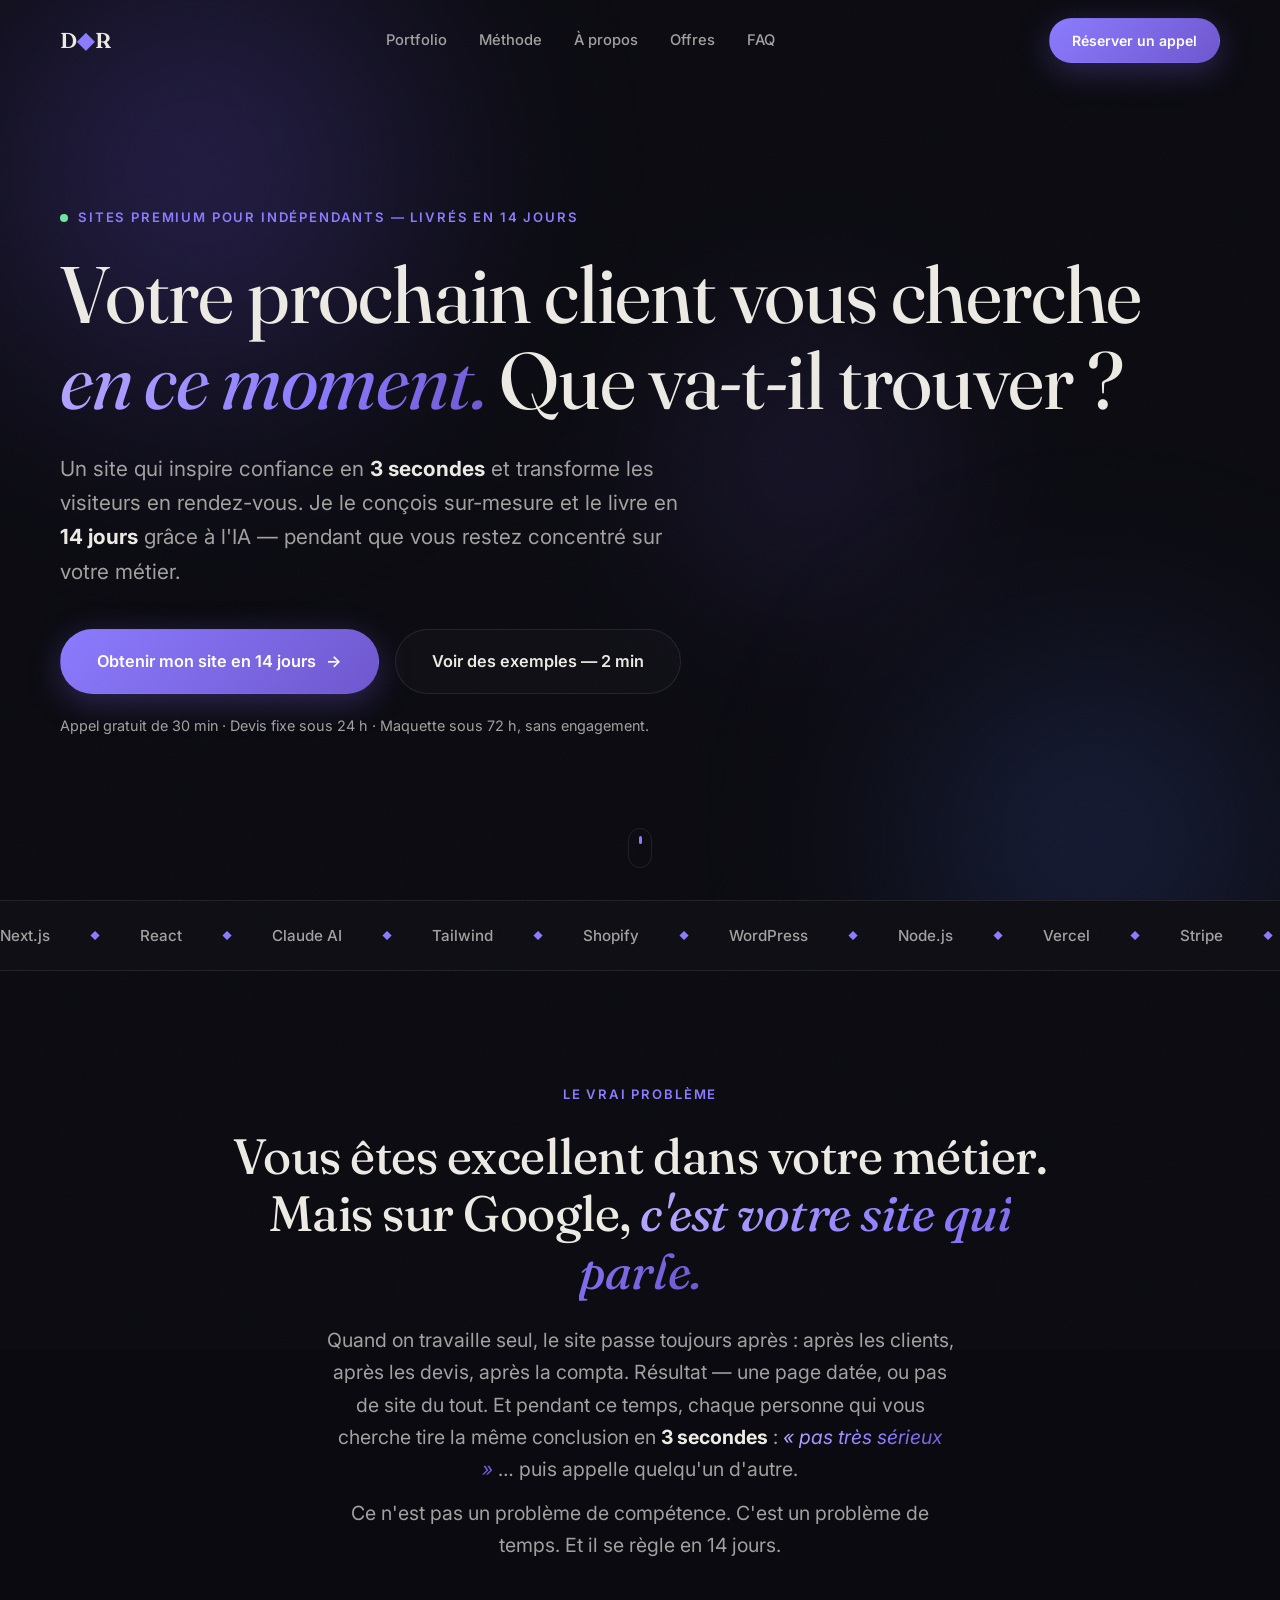
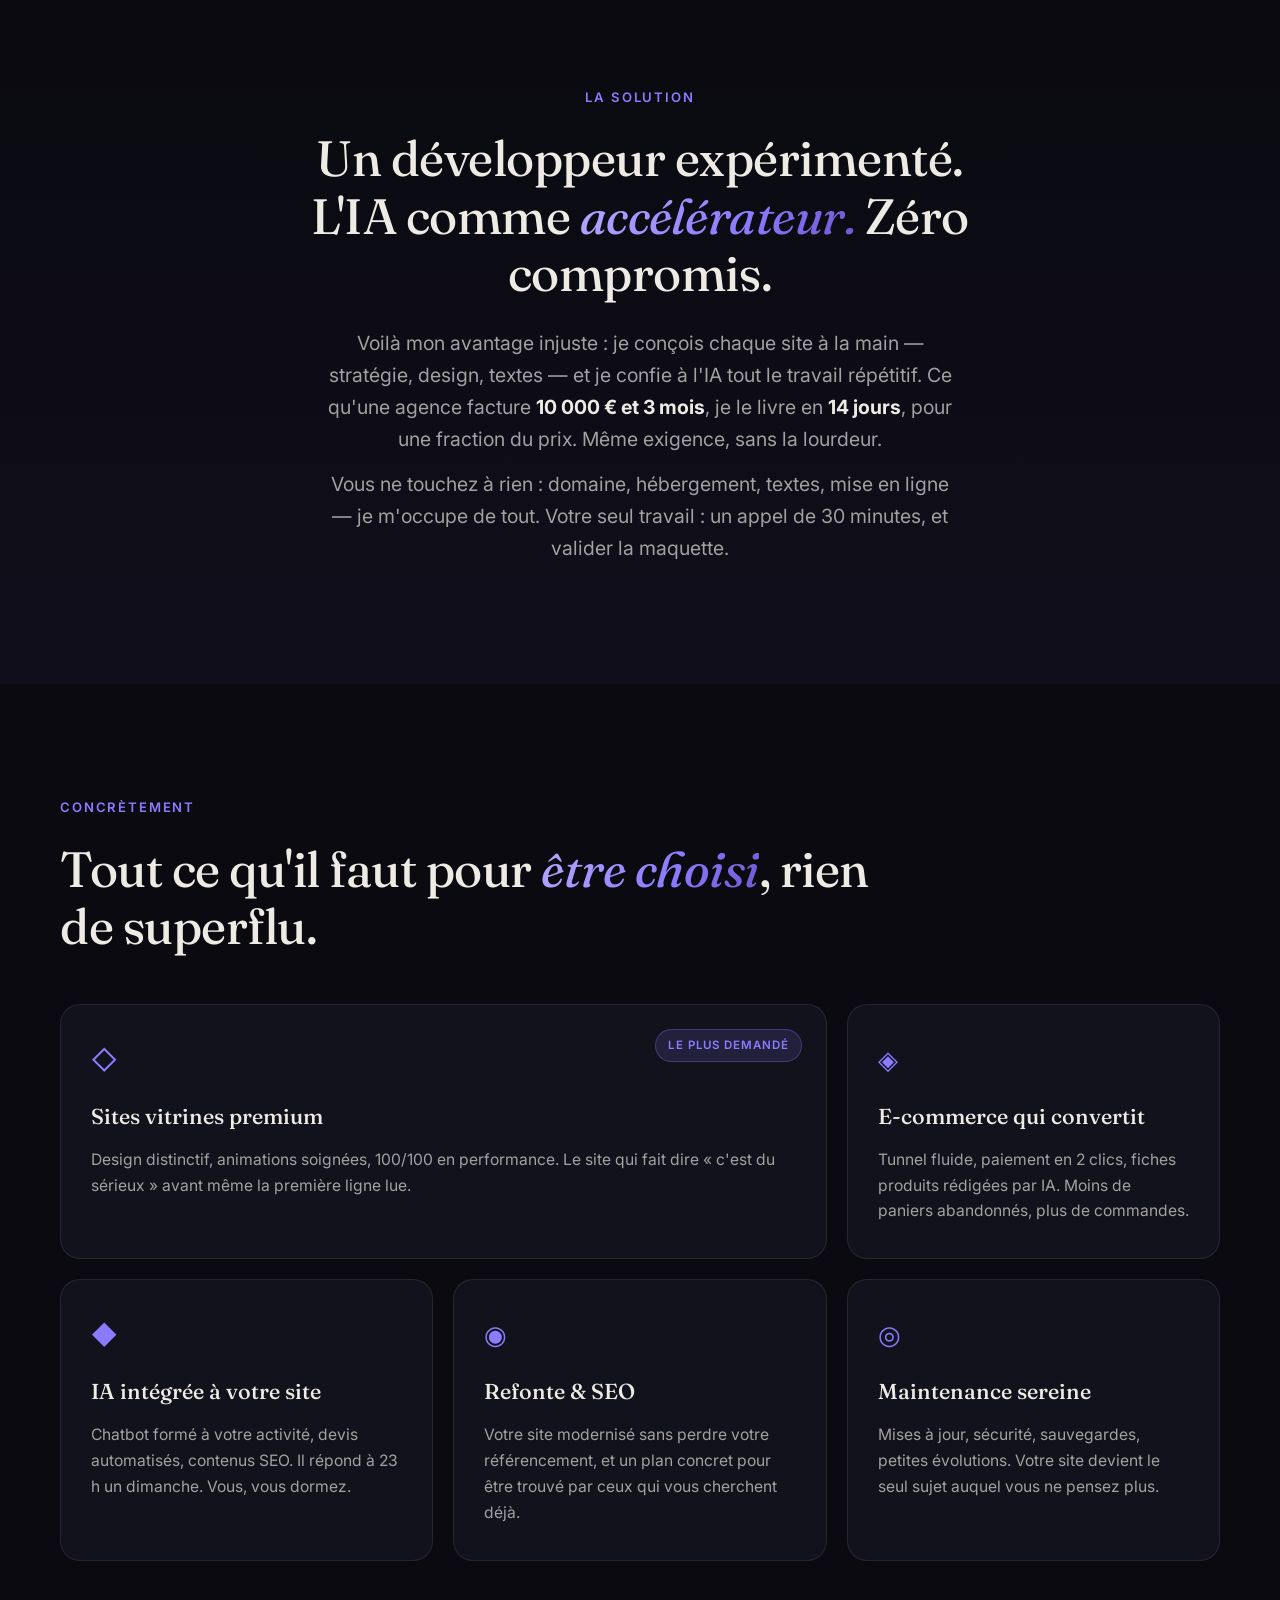
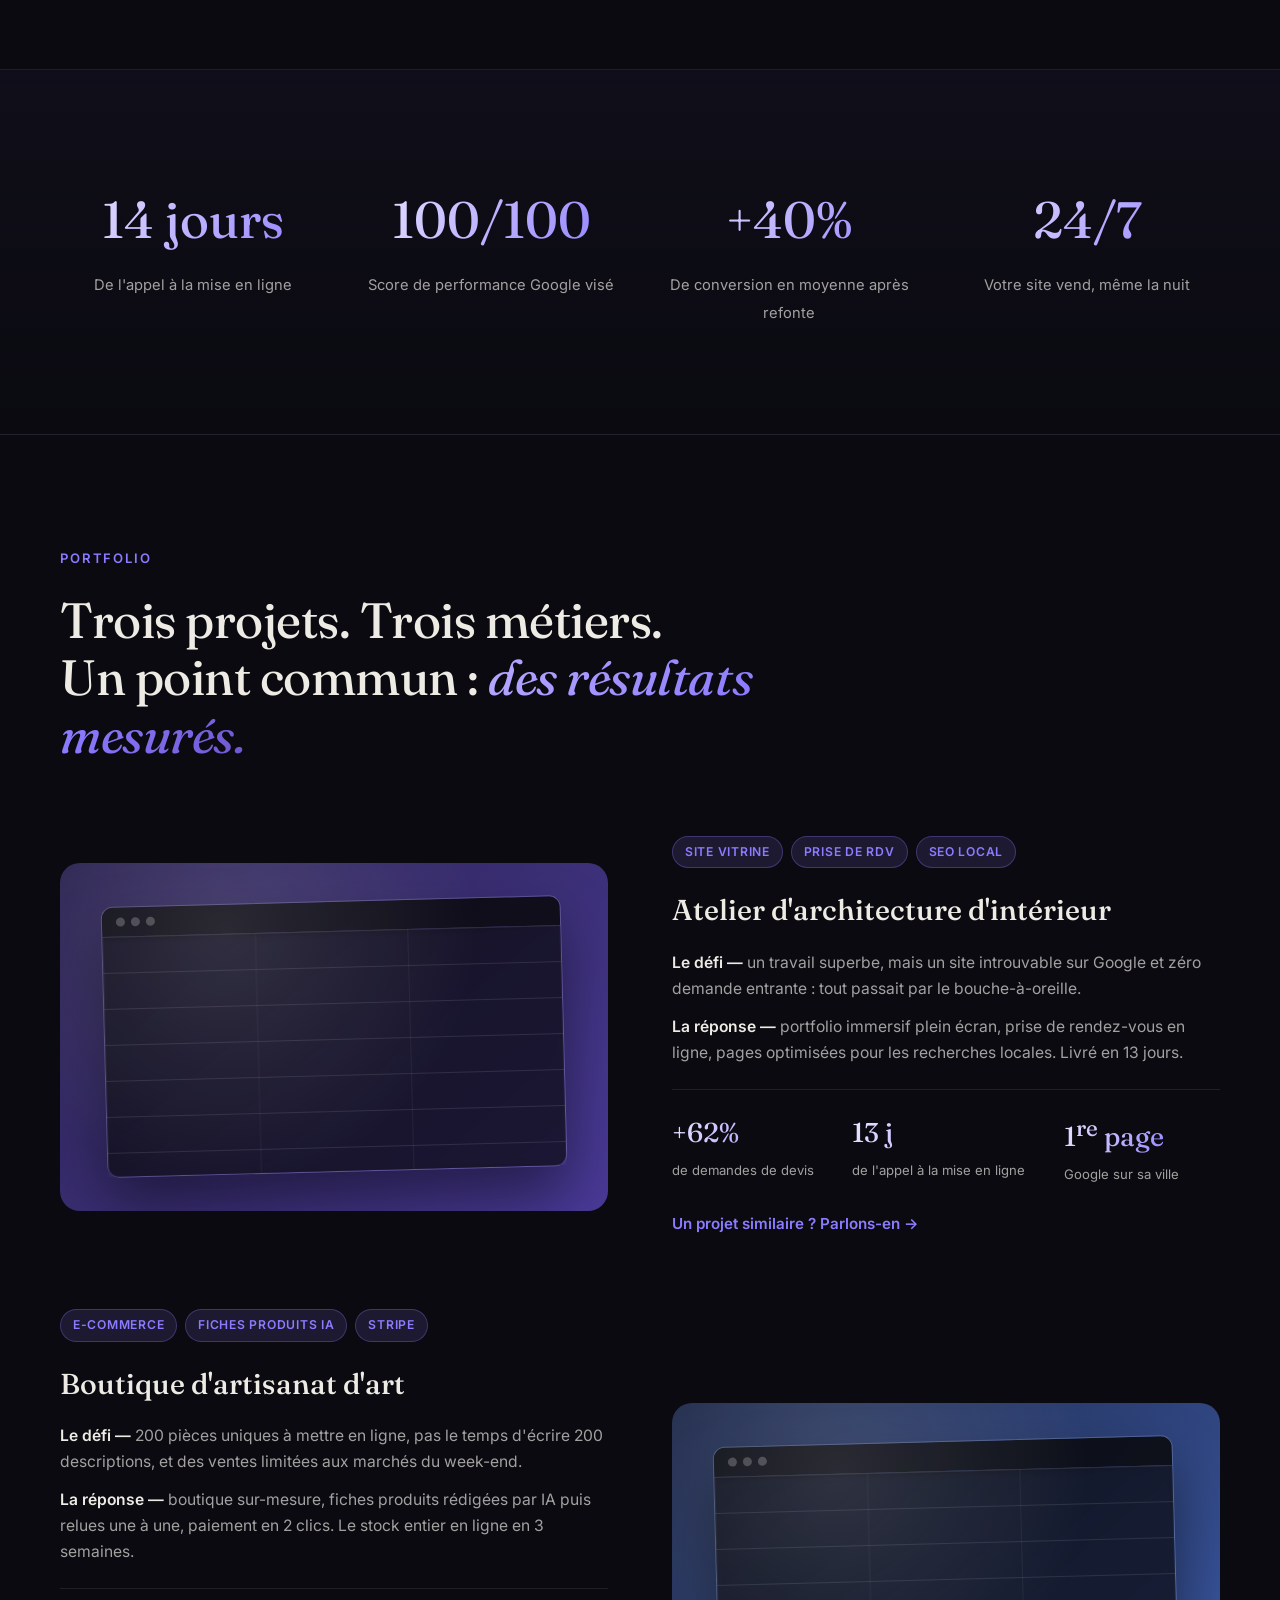
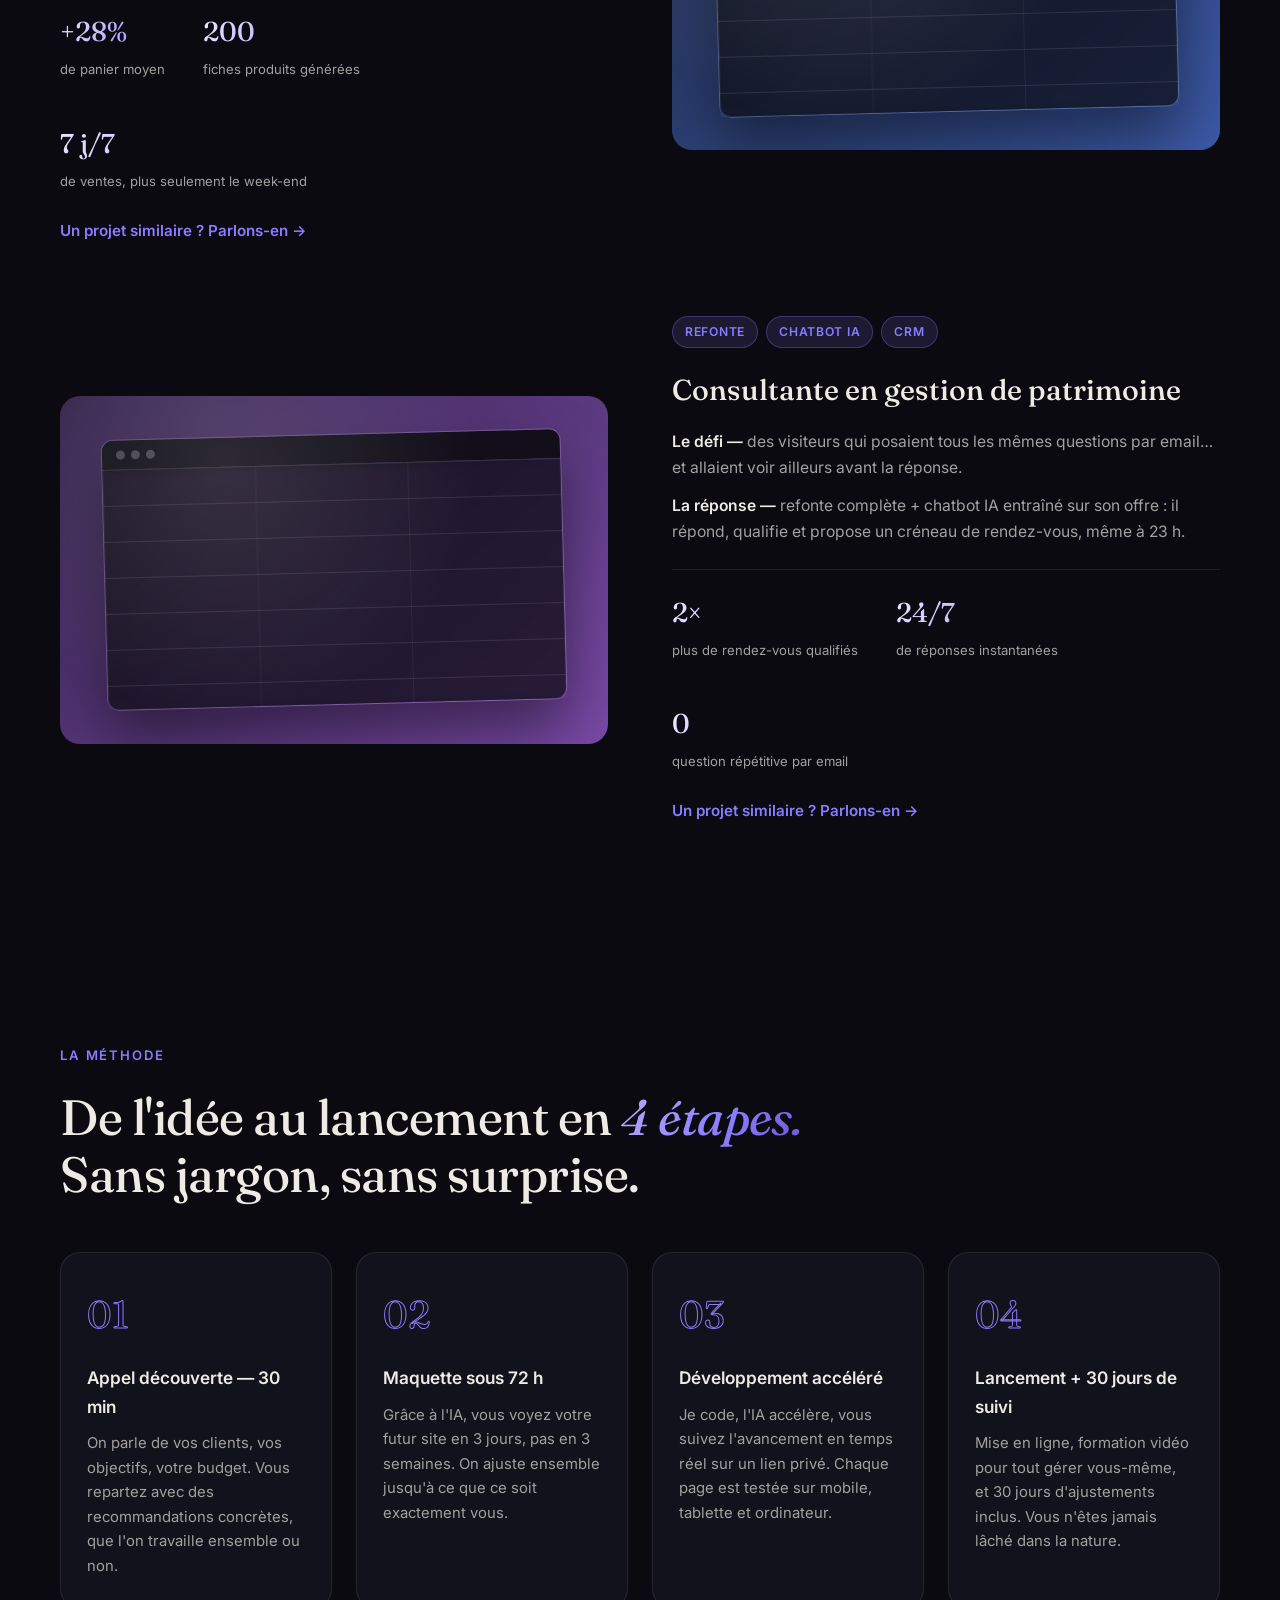
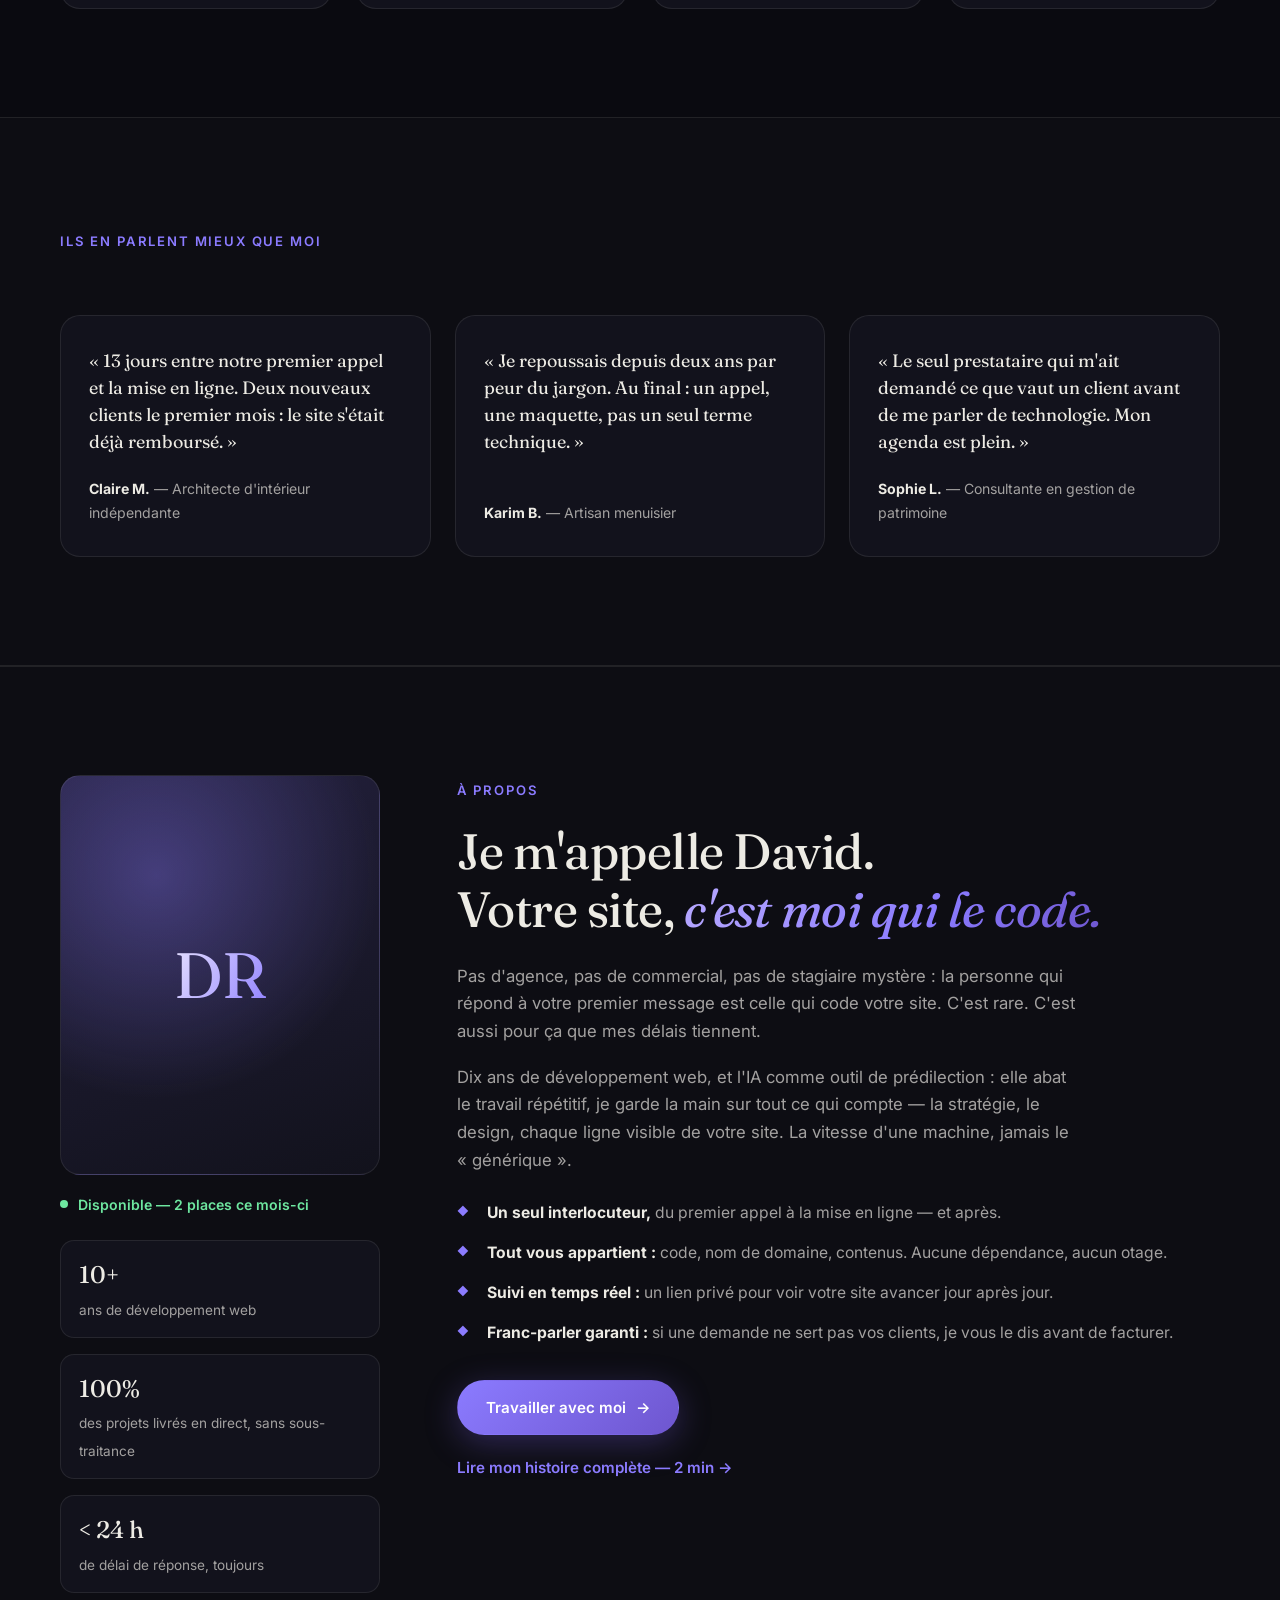
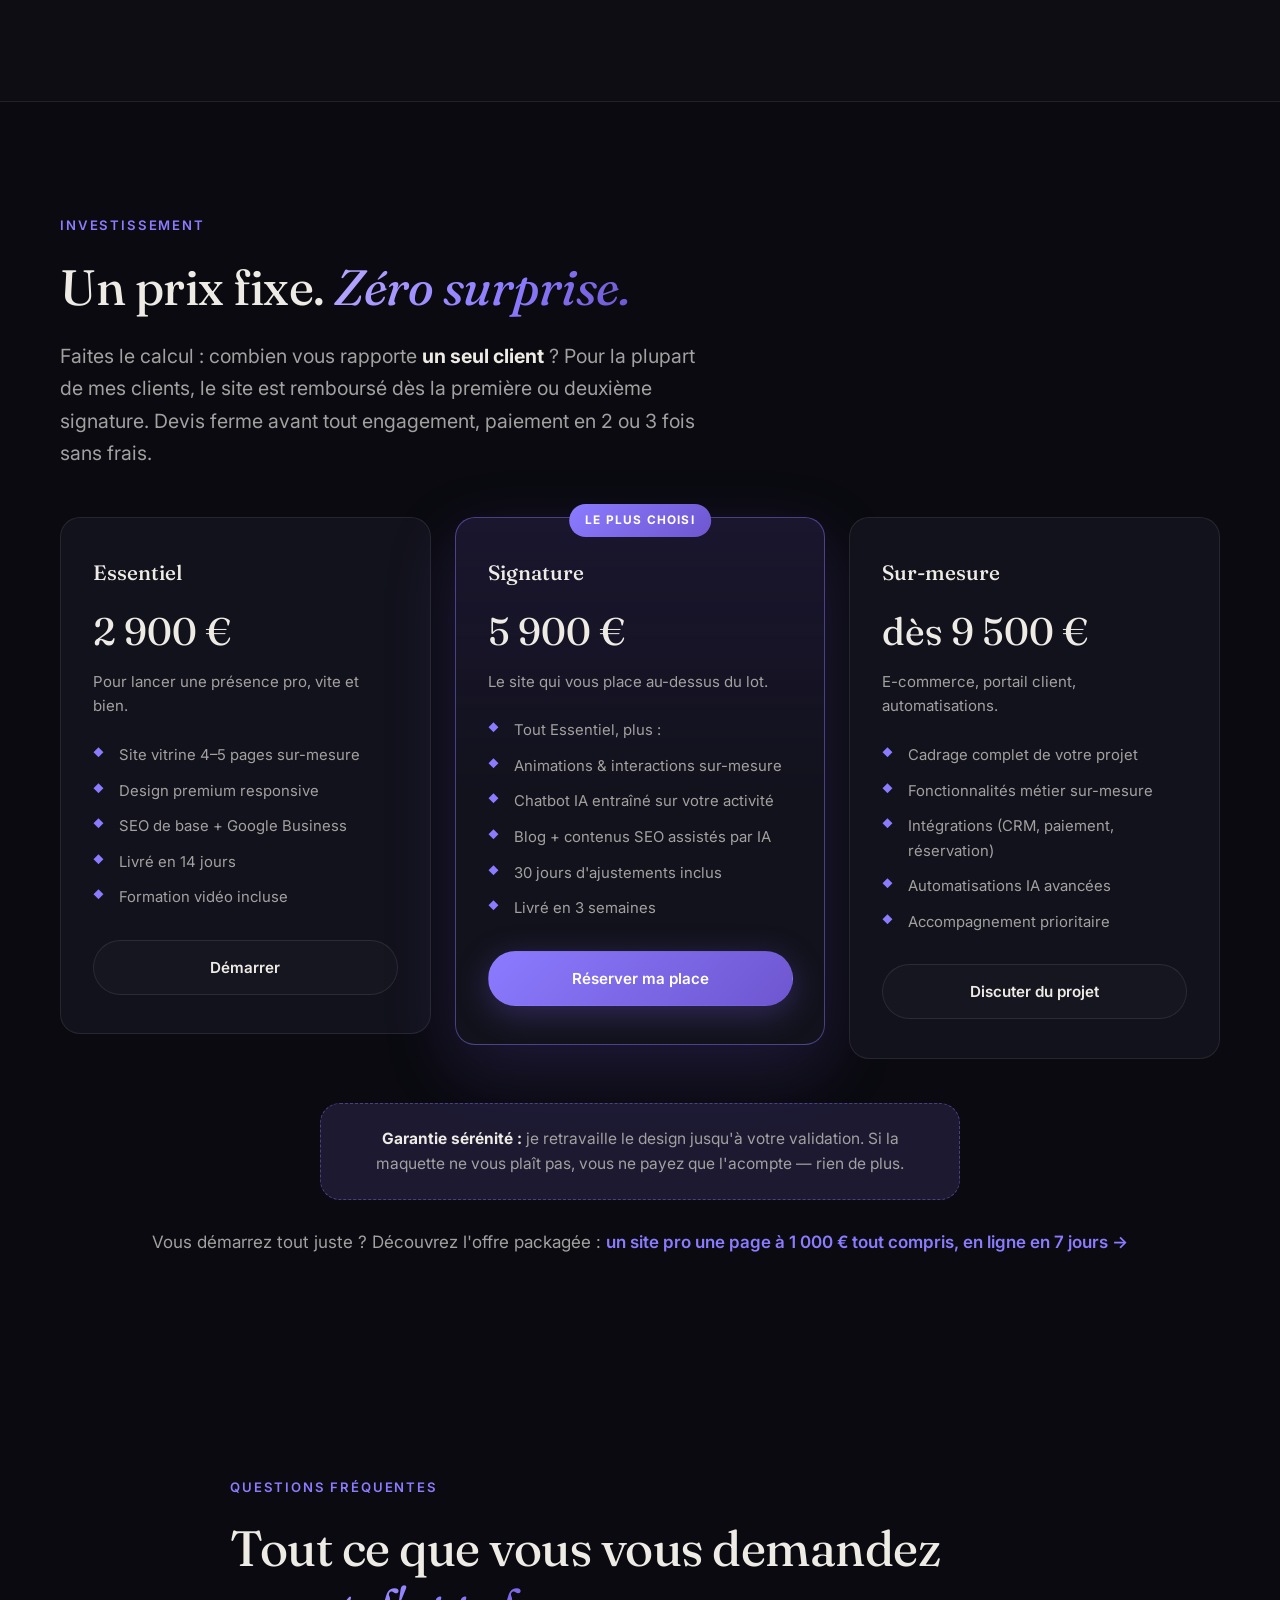
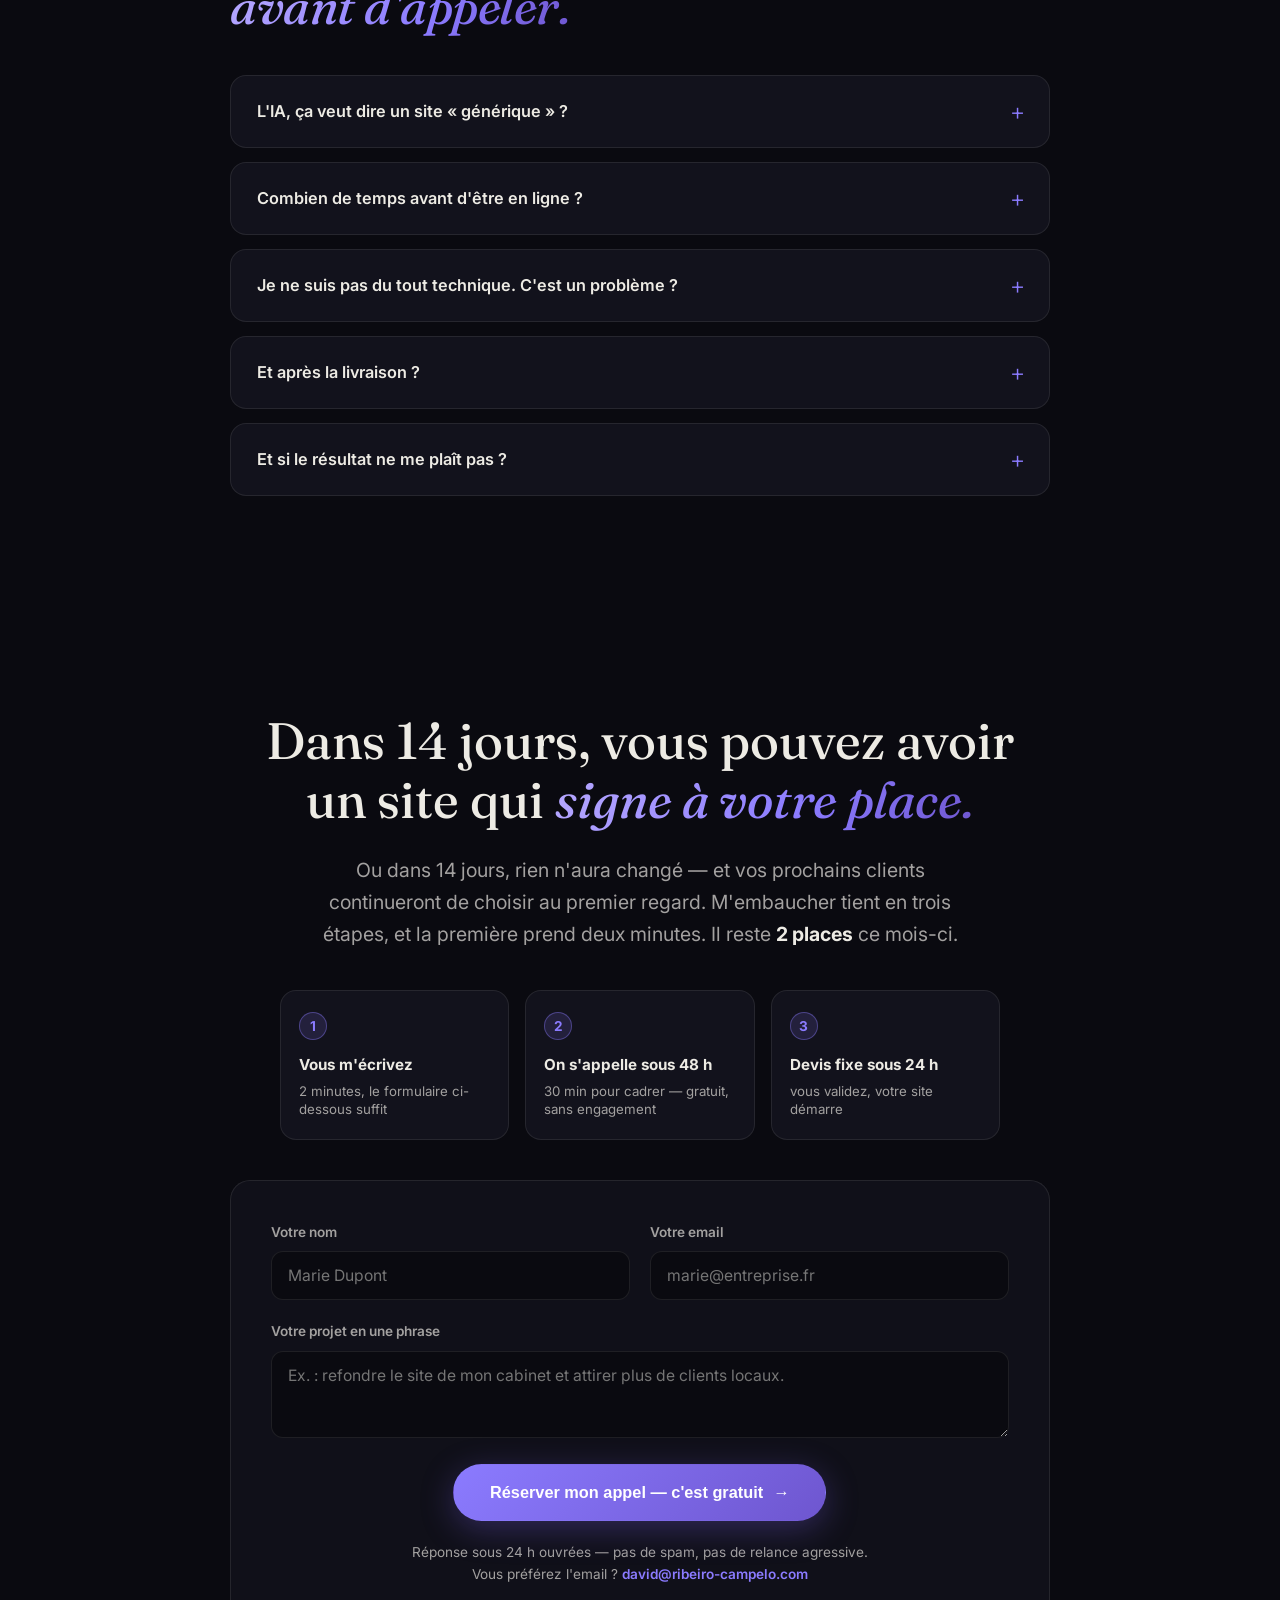
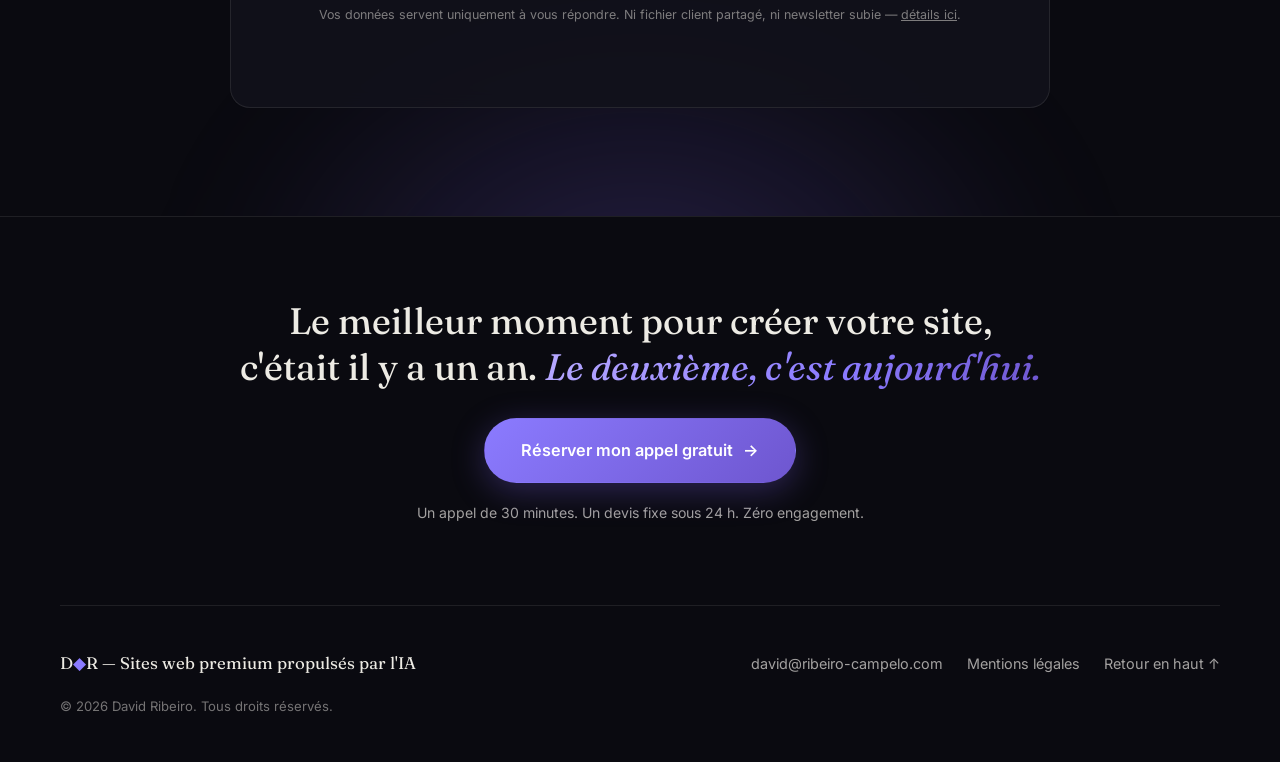
<file: index.html>
<!DOCTYPE html>
<html lang="fr">
<head>
  <meta charset="UTF-8">
  <meta name="viewport" content="width=device-width, initial-scale=1.0">
  <title>David Ribeiro — Sites web premium propulsés par l'IA</title>
  <meta name="description" content="Sites web premium pour indépendants et entreprises individuelles, livrés en 14 jours grâce à l'IA. Appel gratuit, devis fixe sous 24 h, maquette sous 72 h.">
  <meta property="og:title" content="David Ribeiro — Sites web premium propulsés par l'IA">
  <meta property="og:description" content="Votre prochain client vous cherche en ce moment. Un site qui inspire confiance en 3 secondes, livré en 14 jours.">
  <meta property="og:type" content="website">
  <meta name="theme-color" content="#0a0a10">
  <meta name="color-scheme" content="dark">
  <link rel="preconnect" href="https://fonts.googleapis.com">
  <link rel="preconnect" href="https://fonts.gstatic.com" crossorigin>
  <link href="https://fonts.googleapis.com/css2?family=Fraunces:ital,opsz,wght@0,9..144,400..600;1,9..144,400..600&family=Inter:wght@400;500;600;700&display=swap" rel="stylesheet">
  <link rel="stylesheet" href="styles.css">
  <link rel="icon" href="data:image/svg+xml,<svg xmlns='http://www.w3.org/2000/svg' viewBox='0 0 100 100'><text y='.9em' font-size='90'>◆</text></svg>">
</head>
<body>

  <div class="cursor-dot" aria-hidden="true"></div>
  <div class="grain" aria-hidden="true"></div>
  <div class="scroll-progress" aria-hidden="true"></div>

  <!-- ══════════════ NAVIGATION ══════════════ -->
  <header class="nav" id="nav">
    <div class="nav__inner">
      <a href="#top" class="nav__logo">D<span class="accent">◆</span>R</a>
      <nav class="nav__links" aria-label="Navigation principale">
        <a href="#realisations">Portfolio</a>
        <a href="#process">Méthode</a>
        <a href="#apropos">À propos</a>
        <a href="#offres">Offres</a>
        <a href="#faq">FAQ</a>
      </nav>
      <a href="#contact" class="btn btn--small btn--primary magnetic">Réserver un appel</a>
      <button class="nav__burger" id="burger" aria-label="Menu" aria-expanded="false">
        <span></span><span></span>
      </button>
    </div>
  </header>

  <div class="mobile-menu" id="mobileMenu">
    <a href="#realisations">Portfolio</a>
    <a href="#process">Méthode</a>
    <a href="#apropos">À propos</a>
    <a href="#offres">Offres</a>
    <a href="#faq">FAQ</a>
    <a href="#contact" class="btn btn--primary">Réserver un appel</a>
  </div>

  <main id="top">

    <!-- ══════════════ 1. HERO ══════════════ -->
    <section class="hero">
      <div class="hero__aurora" aria-hidden="true">
        <div class="aurora aurora--1"></div>
        <div class="aurora aurora--2"></div>
        <div class="aurora aurora--3"></div>
      </div>
      <div class="container hero__content">
        <p class="eyebrow reveal">
          <span class="pulse-dot" aria-hidden="true"></span>
          Sites premium pour indépendants — livrés en 14 jours
        </p>
        <h1 class="hero__title reveal">
          Votre prochain client vous cherche<br>
          <em>en ce moment.</em> Que va-t-il trouver&nbsp;?
        </h1>
        <p class="hero__sub reveal">
          Un site qui inspire confiance en <strong>3 secondes</strong> et transforme
          les visiteurs en rendez-vous. Je le conçois sur-mesure et le livre en
          <strong>14 jours</strong> grâce à l'IA — pendant que vous restez concentré
          sur votre métier.
        </p>
        <div class="hero__cta reveal">
          <a href="#contact" class="btn btn--primary btn--large magnetic">
            Obtenir mon site en 14 jours
            <span class="btn__arrow" aria-hidden="true">→</span>
          </a>
          <a href="#realisations" class="btn btn--ghost btn--large magnetic">Voir des exemples — 2 min</a>
        </div>
        <p class="hero__note reveal">Appel gratuit de 30 min · Devis fixe sous 24 h · Maquette sous 72 h, sans engagement.</p>
      </div>
      <div class="hero__scroll-hint" aria-hidden="true"><span></span></div>
    </section>

    <!-- ══════════════ 2. BARRE DE PREUVE ══════════════ -->
    <section class="proofbar">
      <div class="marquee" aria-hidden="true">
        <div class="marquee__track">
          <span>Next.js</span><i>◆</i><span>React</span><i>◆</i><span>Claude&nbsp;AI</span><i>◆</i>
          <span>Tailwind</span><i>◆</i><span>Shopify</span><i>◆</i><span>WordPress</span><i>◆</i>
          <span>Node.js</span><i>◆</i><span>Vercel</span><i>◆</i><span>Stripe</span><i>◆</i>
          <span>Next.js</span><i>◆</i><span>React</span><i>◆</i><span>Claude&nbsp;AI</span><i>◆</i>
          <span>Tailwind</span><i>◆</i><span>Shopify</span><i>◆</i><span>WordPress</span><i>◆</i>
          <span>Node.js</span><i>◆</i><span>Vercel</span><i>◆</i><span>Stripe</span><i>◆</i>
        </div>
      </div>
    </section>

    <!-- ══════════════ 3. PROBLÈME ══════════════ -->
    <section class="section problem">
      <div class="container container--narrow">
        <p class="eyebrow reveal">Le vrai problème</p>
        <h2 class="section__title reveal">
          Vous êtes excellent dans votre métier.<br>
          Mais sur Google, <em>c'est votre site qui parle.</em>
        </h2>
        <p class="section__lead reveal">
          Quand on travaille seul, le site passe toujours après : après les clients,
          après les devis, après la compta. Résultat — une page datée, ou pas de site
          du tout. Et pendant ce temps, chaque personne qui vous cherche
          tire la même conclusion en <strong>3 secondes</strong> :
          <em>« pas très sérieux »</em>&nbsp;… puis appelle quelqu'un d'autre.
        </p>
        <p class="section__lead reveal">
          Ce n'est pas un problème de compétence. C'est un problème de temps.
          Et il se règle en 14 jours.
        </p>
      </div>
    </section>

    <!-- ══════════════ 3b. RÉVÉLATION DE LA SOLUTION ══════════════ -->
    <section class="section solution">
      <div class="container container--narrow">
        <p class="eyebrow reveal">La solution</p>
        <h2 class="section__title reveal">
          Un développeur expérimenté.<br>
          L'IA comme <em>accélérateur.</em> Zéro compromis.
        </h2>
        <p class="section__lead reveal">
          Voilà mon avantage injuste : je conçois chaque site à la main — stratégie,
          design, textes — et je confie à l'IA tout le travail répétitif. Ce qu'une
          agence facture <strong>10 000 € et 3 mois</strong>, je le livre en
          <strong>14 jours</strong>, pour une fraction du prix. Même exigence,
          sans la lourdeur.
        </p>
        <p class="section__lead reveal">
          Vous ne touchez à rien : domaine, hébergement, textes, mise en ligne —
          je m'occupe de tout. Votre seul travail : un appel de 30 minutes,
          et valider la maquette.
        </p>
      </div>
    </section>

    <!-- ══════════════ 4. SERVICES (BENTO) ══════════════ -->
    <section class="section" id="services">
      <div class="container">
        <p class="eyebrow reveal">Concrètement</p>
        <h2 class="section__title reveal">Tout ce qu'il faut pour <em>être choisi</em>, rien de superflu.</h2>
        <div class="bento">
          <article class="bento__card bento__card--large tilt reveal">
            <div class="bento__icon" aria-hidden="true">◇</div>
            <h3>Sites vitrines premium</h3>
            <p>Design distinctif, animations soignées, 100/100 en performance. Le site qui fait dire « c'est du sérieux » avant même la première ligne lue.</p>
            <span class="bento__tag">Le plus demandé</span>
          </article>
          <article class="bento__card tilt reveal">
            <div class="bento__icon" aria-hidden="true">◈</div>
            <h3>E-commerce qui convertit</h3>
            <p>Tunnel fluide, paiement en 2 clics, fiches produits rédigées par IA. Moins de paniers abandonnés, plus de commandes.</p>
          </article>
          <article class="bento__card tilt reveal">
            <div class="bento__icon" aria-hidden="true">◆</div>
            <h3>IA intégrée à votre site</h3>
            <p>Chatbot formé à votre activité, devis automatisés, contenus SEO. Il répond à 23 h un dimanche. Vous, vous dormez.</p>
          </article>
          <article class="bento__card tilt reveal">
            <div class="bento__icon" aria-hidden="true">◉</div>
            <h3>Refonte &amp; SEO</h3>
            <p>Votre site modernisé sans perdre votre référencement, et un plan concret pour être trouvé par ceux qui vous cherchent déjà.</p>
          </article>
          <article class="bento__card tilt reveal">
            <div class="bento__icon" aria-hidden="true">◎</div>
            <h3>Maintenance sereine</h3>
            <p>Mises à jour, sécurité, sauvegardes, petites évolutions. Votre site devient le seul sujet auquel vous ne pensez plus.</p>
          </article>
        </div>
      </div>
    </section>

    <!-- TODO-PERSO : vérifier que ces 4 chiffres correspondent à votre réalité -->
    <!-- ══════════════ 5. RÉSULTATS / CHIFFRES ══════════════ -->
    <section class="section stats">
      <div class="container">
        <div class="stats__grid">
          <div class="stat reveal">
            <span class="stat__number" data-count="14" data-suffix=" jours">0</span>
            <span class="stat__label">De l'appel à la mise en ligne</span>
          </div>
          <div class="stat reveal">
            <span class="stat__number" data-count="100" data-suffix="/100">0</span>
            <span class="stat__label">Score de performance Google visé</span>
          </div>
          <div class="stat reveal">
            <span class="stat__number" data-count="40" data-prefix="+" data-suffix="%">0</span>
            <span class="stat__label">De conversion en moyenne après refonte</span>
          </div>
          <div class="stat reveal">
            <span class="stat__number" data-count="24" data-suffix="/7">0</span>
            <span class="stat__label">Votre site vend, même la nuit</span>
          </div>
        </div>
      </div>
    </section>

    <!-- TODO-PERSO : remplacer les 3 études de cas (projets, métriques, visuels) par de vrais projets -->
    <!-- ══════════════ 6. PORTFOLIO / ÉTUDES DE CAS ══════════════ -->
    <section class="section" id="realisations">
      <div class="container">
        <p class="eyebrow reveal">Portfolio</p>
        <h2 class="section__title reveal">Trois projets. Trois métiers.<br>Un point commun : <em>des résultats mesurés.</em></h2>

        <article class="case reveal">
          <div class="case__visual case__visual--1">
            <div class="case__browser" aria-hidden="true">
              <span class="case__browser-bar"><i></i><i></i><i></i></span>
              <span class="case__browser-body"></span>
            </div>
          </div>
          <div class="case__body">
            <div class="case__tags">
              <span>Site vitrine</span><span>Prise de RDV</span><span>SEO local</span>
            </div>
            <h3>Atelier d'architecture d'intérieur</h3>
            <p><strong class="case__label">Le défi —</strong> un travail superbe, mais un site introuvable sur Google et zéro demande entrante : tout passait par le bouche-à-oreille.</p>
            <p><strong class="case__label">La réponse —</strong> portfolio immersif plein écran, prise de rendez-vous en ligne, pages optimisées pour les recherches locales. Livré en 13 jours.</p>
            <div class="case__metrics">
              <div><span>+62%</span><small>de demandes de devis</small></div>
              <div><span>13 j</span><small>de l'appel à la mise en ligne</small></div>
              <div><span>1<sup>re</sup> page</span><small>Google sur sa ville</small></div>
            </div>
            <a class="case__cta" href="#contact">Un projet similaire ? Parlons-en →</a>
          </div>
        </article>

        <article class="case reveal">
          <div class="case__visual case__visual--2">
            <div class="case__browser" aria-hidden="true">
              <span class="case__browser-bar"><i></i><i></i><i></i></span>
              <span class="case__browser-body"></span>
            </div>
          </div>
          <div class="case__body">
            <div class="case__tags">
              <span>E-commerce</span><span>Fiches produits IA</span><span>Stripe</span>
            </div>
            <h3>Boutique d'artisanat d'art</h3>
            <p><strong class="case__label">Le défi —</strong> 200 pièces uniques à mettre en ligne, pas le temps d'écrire 200 descriptions, et des ventes limitées aux marchés du week-end.</p>
            <p><strong class="case__label">La réponse —</strong> boutique sur-mesure, fiches produits rédigées par IA puis relues une à une, paiement en 2 clics. Le stock entier en ligne en 3 semaines.</p>
            <div class="case__metrics">
              <div><span>+28%</span><small>de panier moyen</small></div>
              <div><span>200</span><small>fiches produits générées</small></div>
              <div><span>7 j/7</span><small>de ventes, plus seulement le week-end</small></div>
            </div>
            <a class="case__cta" href="#contact">Un projet similaire ? Parlons-en →</a>
          </div>
        </article>

        <article class="case reveal">
          <div class="case__visual case__visual--3">
            <div class="case__browser" aria-hidden="true">
              <span class="case__browser-bar"><i></i><i></i><i></i></span>
              <span class="case__browser-body"></span>
            </div>
          </div>
          <div class="case__body">
            <div class="case__tags">
              <span>Refonte</span><span>Chatbot IA</span><span>CRM</span>
            </div>
            <h3>Consultante en gestion de patrimoine</h3>
            <p><strong class="case__label">Le défi —</strong> des visiteurs qui posaient tous les mêmes questions par email… et allaient voir ailleurs avant la réponse.</p>
            <p><strong class="case__label">La réponse —</strong> refonte complète + chatbot IA entraîné sur son offre : il répond, qualifie et propose un créneau de rendez-vous, même à 23 h.</p>
            <div class="case__metrics">
              <div><span>2×</span><small>plus de rendez-vous qualifiés</small></div>
              <div><span>24/7</span><small>de réponses instantanées</small></div>
              <div><span>0</span><small>question répétitive par email</small></div>
            </div>
            <a class="case__cta" href="#contact">Un projet similaire ? Parlons-en →</a>
          </div>
        </article>

      </div>
    </section>

    <!-- ══════════════ 7. MÉTHODE ══════════════ -->
    <section class="section" id="process">
      <div class="container">
        <p class="eyebrow reveal">La méthode</p>
        <h2 class="section__title reveal">De l'idée au lancement en <em>4 étapes.</em> Sans jargon, sans surprise.</h2>
        <ol class="steps">
          <li class="step reveal">
            <span class="step__num">01</span>
            <h3>Appel découverte — 30 min</h3>
            <p>On parle de vos clients, vos objectifs, votre budget. Vous repartez avec des recommandations concrètes, que l'on travaille ensemble ou non.</p>
          </li>
          <li class="step reveal">
            <span class="step__num">02</span>
            <h3>Maquette sous 72 h</h3>
            <p>Grâce à l'IA, vous voyez votre futur site en 3 jours, pas en 3 semaines. On ajuste ensemble jusqu'à ce que ce soit exactement vous.</p>
          </li>
          <li class="step reveal">
            <span class="step__num">03</span>
            <h3>Développement accéléré</h3>
            <p>Je code, l'IA accélère, vous suivez l'avancement en temps réel sur un lien privé. Chaque page est testée sur mobile, tablette et ordinateur.</p>
          </li>
          <li class="step reveal">
            <span class="step__num">04</span>
            <h3>Lancement + 30 jours de suivi</h3>
            <p>Mise en ligne, formation vidéo pour tout gérer vous-même, et 30 jours d'ajustements inclus. Vous n'êtes jamais lâché dans la nature.</p>
          </li>
        </ol>
      </div>
    </section>

    <!-- TODO-PERSO : les 3 témoignages ci-dessous sont des MODÈLES — à remplacer par de vrais avis clients avant mise en ligne (publier de faux avis est illégal) -->
    <!-- ══════════════ 8. TÉMOIGNAGES ══════════════ -->
    <section class="section testimonials">
      <div class="container">
        <p class="eyebrow reveal">Ils en parlent mieux que moi</p>
        <div class="quotes">
          <blockquote class="quote reveal">
            <p>« 13 jours entre notre premier appel et la mise en ligne. Deux nouveaux clients le premier mois : le site s'était déjà remboursé. »</p>
            <footer><strong>Claire M.</strong> — Architecte d'intérieur indépendante</footer>
          </blockquote>
          <blockquote class="quote reveal">
            <p>« Je repoussais depuis deux ans par peur du jargon. Au final : un appel, une maquette, pas un seul terme technique. »</p>
            <footer><strong>Karim B.</strong> — Artisan menuisier</footer>
          </blockquote>
          <blockquote class="quote reveal">
            <p>« Le seul prestataire qui m'ait demandé ce que vaut un client avant de me parler de technologie. Mon agenda est plein. »</p>
            <footer><strong>Sophie L.</strong> — Consultante en gestion de patrimoine</footer>
          </blockquote>
        </div>
      </div>
    </section>

    <!-- TODO-PERSO : remplacer le monogramme par une vraie photo et vérifier les faits chiffrés (années, délais) -->
    <!-- ══════════════ 8b. À PROPOS ══════════════ -->
    <section class="section about" id="apropos">
      <div class="container about__grid">
        <div class="about__side reveal">
          <div class="about__photo" role="img" aria-label="Portrait de David Ribeiro">
            <span>DR</span>
          </div>
          <p class="about__status"><span class="pulse-dot" aria-hidden="true"></span> Disponible — 2 places ce mois-ci</p>
          <div class="about__facts">
            <div><span>10+</span><small>ans de développement web</small></div>
            <div><span>100%</span><small>des projets livrés en direct, sans sous-traitance</small></div>
            <div><span>&lt; 24 h</span><small>de délai de réponse, toujours</small></div>
          </div>
        </div>
        <div class="about__content">
          <p class="eyebrow reveal">À propos</p>
          <h2 class="section__title reveal">Je m'appelle David.<br>Votre site, <em>c'est moi qui le code.</em></h2>
          <p class="about__text reveal">
            Pas d'agence, pas de commercial, pas de stagiaire mystère : la personne
            qui répond à votre premier message est celle qui code votre site.
            C'est rare. C'est aussi pour ça que mes délais tiennent.
          </p>
          <p class="about__text reveal">
            Dix ans de développement web, et l'IA comme outil de prédilection :
            elle abat le travail répétitif, je garde la main sur tout ce qui compte —
            la stratégie, le design, chaque ligne visible de votre site. La vitesse
            d'une machine, jamais le « générique ».
          </p>
          <ul class="about__points reveal">
            <li><strong>Un seul interlocuteur,</strong> du premier appel à la mise en ligne — et après.</li>
            <li><strong>Tout vous appartient :</strong> code, nom de domaine, contenus. Aucune dépendance, aucun otage.</li>
            <li><strong>Suivi en temps réel :</strong> un lien privé pour voir votre site avancer jour après jour.</li>
            <li><strong>Franc-parler garanti :</strong> si une demande ne sert pas vos clients, je vous le dis avant de facturer.</li>
          </ul>
          <a href="#contact" class="btn btn--primary magnetic reveal">Travailler avec moi <span class="btn__arrow" aria-hidden="true">→</span></a>
          <p class="reveal" style="margin-top: 18px;">
            <a href="apropos.html" style="color: var(--accent); text-decoration: none; font-weight: 600; font-size: 0.95rem;">Lire mon histoire complète — 2 min →</a>
          </p>
        </div>
      </div>
    </section>

    <!-- ══════════════ 9. OFFRES ══════════════ -->
    <section class="section" id="offres">
      <div class="container">
        <p class="eyebrow reveal">Investissement</p>
        <h2 class="section__title reveal">Un prix fixe. <em>Zéro surprise.</em></h2>
        <p class="section__lead reveal">
          Faites le calcul : combien vous rapporte <strong>un seul client</strong> ?
          Pour la plupart de mes clients, le site est remboursé dès la première ou
          deuxième signature. Devis ferme avant tout engagement, paiement en 2 ou 3 fois sans frais.
        </p>
        <div class="pricing">
          <article class="price-card reveal">
            <h3>Essentiel</h3>
            <p class="price-card__price">2 900 €</p>
            <p class="price-card__desc">Pour lancer une présence pro, vite et bien.</p>
            <ul>
              <li>Site vitrine 4–5 pages sur-mesure</li>
              <li>Design premium responsive</li>
              <li>SEO de base + Google Business</li>
              <li>Livré en 14 jours</li>
              <li>Formation vidéo incluse</li>
            </ul>
            <a href="#contact" class="btn btn--ghost magnetic">Démarrer</a>
          </article>
          <article class="price-card price-card--featured reveal">
            <span class="price-card__badge">Le plus choisi</span>
            <h3>Signature</h3>
            <p class="price-card__price">5 900 €</p>
            <p class="price-card__desc">Le site qui vous place au-dessus du lot.</p>
            <ul>
              <li>Tout Essentiel, plus :</li>
              <li>Animations &amp; interactions sur-mesure</li>
              <li>Chatbot IA entraîné sur votre activité</li>
              <li>Blog + contenus SEO assistés par IA</li>
              <li>30 jours d'ajustements inclus</li>
              <li>Livré en 3 semaines</li>
            </ul>
            <a href="#contact" class="btn btn--primary magnetic">Réserver ma place</a>
          </article>
          <article class="price-card reveal">
            <h3>Sur-mesure</h3>
            <p class="price-card__price">dès 9 500 €</p>
            <p class="price-card__desc">E-commerce, portail client, automatisations.</p>
            <ul>
              <li>Cadrage complet de votre projet</li>
              <li>Fonctionnalités métier sur-mesure</li>
              <li>Intégrations (CRM, paiement, réservation)</li>
              <li>Automatisations IA avancées</li>
              <li>Accompagnement prioritaire</li>
            </ul>
            <a href="#contact" class="btn btn--ghost magnetic">Discuter du projet</a>
          </article>
        </div>
        <p class="guarantee reveal">
          <strong>Garantie sérénité :</strong> je retravaille le design jusqu'à votre validation.
          Si la maquette ne vous plaît pas, vous ne payez que l'acompte — rien de plus.
        </p>
        <p class="works__note reveal" style="text-align: center; margin-top: 28px; color: var(--text-dim);">
          Vous démarrez tout juste ? Découvrez l'offre packagée&nbsp;:
          <a href="offre-1000.html" style="color: var(--accent); font-weight: 600; text-decoration: none;">un site pro une page à 1 000 € tout compris, en ligne en 7 jours →</a>
        </p>
      </div>
    </section>

    <!-- ══════════════ 10. FAQ ══════════════ -->
    <section class="section" id="faq">
      <div class="container container--narrow">
        <p class="eyebrow reveal">Questions fréquentes</p>
        <h2 class="section__title reveal">Tout ce que vous vous demandez <em>avant d'appeler.</em></h2>
        <div class="faq reveal">
          <details class="faq__item">
            <summary>L'IA, ça veut dire un site « générique » ?</summary>
            <p>L'inverse. L'IA abat le code répétitif ; le temps gagné part dans ce qui vous rend unique — design, stratégie, textes. Chaque site est conçu, relu et validé par un humain : moi.</p>
          </details>
          <details class="faq__item">
            <summary>Combien de temps avant d'être en ligne ?</summary>
            <p>14 jours pour un site vitrine, 4 à 6 semaines pour un e-commerce ou du sur-mesure. Première maquette sous 72 h après notre appel.</p>
          </details>
          <details class="faq__item">
            <summary>Je ne suis pas du tout technique. C'est un problème ?</summary>
            <p>C'est mon client préféré. Domaine, hébergement, emails, mise en ligne : je m'occupe de tout, puis une formation vidéo vous rend autonome sur vos textes et photos.</p>
          </details>
          <details class="faq__item">
            <summary>Et après la livraison ?</summary>
            <p>30 jours d'ajustements inclus (offres Signature et Sur-mesure). Ensuite vous êtes libre : gérer seul, ou me confier la maintenance dès 90 €/mois.</p>
          </details>
          <details class="faq__item">
            <summary>Et si le résultat ne me plaît pas ?</summary>
            <p>Vous validez le design <em>avant</em> le développement, et je le retravaille jusqu'à votre accord. Si la maquette ne vous convainc pas, on s'arrête : vous n'aurez payé que l'acompte.</p>
          </details>
        </div>
      </div>
    </section>

    <!-- ══════════════ 11. CTA FINAL / CONTACT ══════════════ -->
    <section class="section cta" id="contact">
      <div class="cta__aurora" aria-hidden="true"></div>
      <div class="container container--narrow">
        <h2 class="cta__title reveal">Dans 14 jours, vous pouvez avoir<br>un site qui <em>signe à votre place.</em></h2>
        <p class="section__lead reveal">
          Ou dans 14 jours, rien n'aura changé — et vos prochains clients continueront
          de choisir au premier regard. M'embaucher tient en trois étapes,
          et la première prend deux minutes. Il reste <strong>2 places</strong> ce mois-ci.
        </p>
        <ol class="hire-steps reveal">
          <li><span>1</span><strong>Vous m'écrivez</strong><small>2 minutes, le formulaire ci-dessous suffit</small></li>
          <li><span>2</span><strong>On s'appelle sous 48 h</strong><small>30 min pour cadrer — gratuit, sans engagement</small></li>
          <li><span>3</span><strong>Devis fixe sous 24 h</strong><small>vous validez, votre site démarre</small></li>
        </ol>
        <form class="contact-form reveal" id="contactForm" action="mailto:david@ribeiro-campelo.com" method="post" enctype="text/plain">
          <input type="text" name="_gotcha" tabindex="-1" autocomplete="off" style="position:absolute;left:-9999px" aria-hidden="true">
          <div class="contact-form__row">
            <label>
              <span>Votre nom</span>
              <input type="text" name="nom" placeholder="Marie Dupont" required>
            </label>
            <label>
              <span>Votre email</span>
              <input type="email" name="email" placeholder="marie@entreprise.fr" required>
            </label>
          </div>
          <label>
            <span>Votre projet en une phrase</span>
            <textarea name="message" rows="3" placeholder="Ex. : refondre le site de mon cabinet et attirer plus de clients locaux." required></textarea>
          </label>
          <button type="submit" class="btn btn--primary btn--large magnetic">
            Réserver mon appel — c'est gratuit <span class="btn__arrow" aria-hidden="true">→</span>
          </button>
          <p class="contact-form__note">
            Réponse sous 24 h ouvrées — pas de spam, pas de relance agressive.<br>
            Vous préférez l'email ? <a href="mailto:david@ribeiro-campelo.com">david@ribeiro-campelo.com</a>
          </p>
          <p class="contact-form__rgpd">Vos données servent uniquement à vous répondre. Ni fichier client partagé, ni newsletter subie — <a href="mentions-legales.html">détails ici</a>.</p>
        </form>
      </div>
    </section>

  </main>

  <a href="#contact" class="sticky-cta" id="stickyCta" data-watch="#contact">Réserver mon appel gratuit →</a>

  <!-- ══════════════ FOOTER ══════════════ -->
  <footer class="footer">
    <div class="container footer__cta">
      <p class="footer__cta-title">Le meilleur moment pour créer votre site,<br>c'était il y a un an. <em>Le deuxième, c'est aujourd'hui.</em></p>
      <a href="#contact" class="btn btn--primary btn--large magnetic">Réserver mon appel gratuit <span class="btn__arrow" aria-hidden="true">→</span></a>
      <p class="footer__cta-note">Un appel de 30 minutes. Un devis fixe sous 24 h. Zéro engagement.</p>
    </div>
    <div class="container footer__inner">
      <p class="footer__logo">D<span class="accent">◆</span>R — Sites web premium propulsés par l'IA</p>
      <nav class="footer__links" aria-label="Liens de pied de page">
        <a href="mailto:david@ribeiro-campelo.com">david@ribeiro-campelo.com</a>
        <a href="mentions-legales.html">Mentions légales</a>
        <a href="#top">Retour en haut ↑</a>
      </nav>
      <p class="footer__legal">© 2026 David Ribeiro. Tous droits réservés.</p>
    </div>
  </footer>

  <script src="script.js"></script>
</body>
</html>
</file>
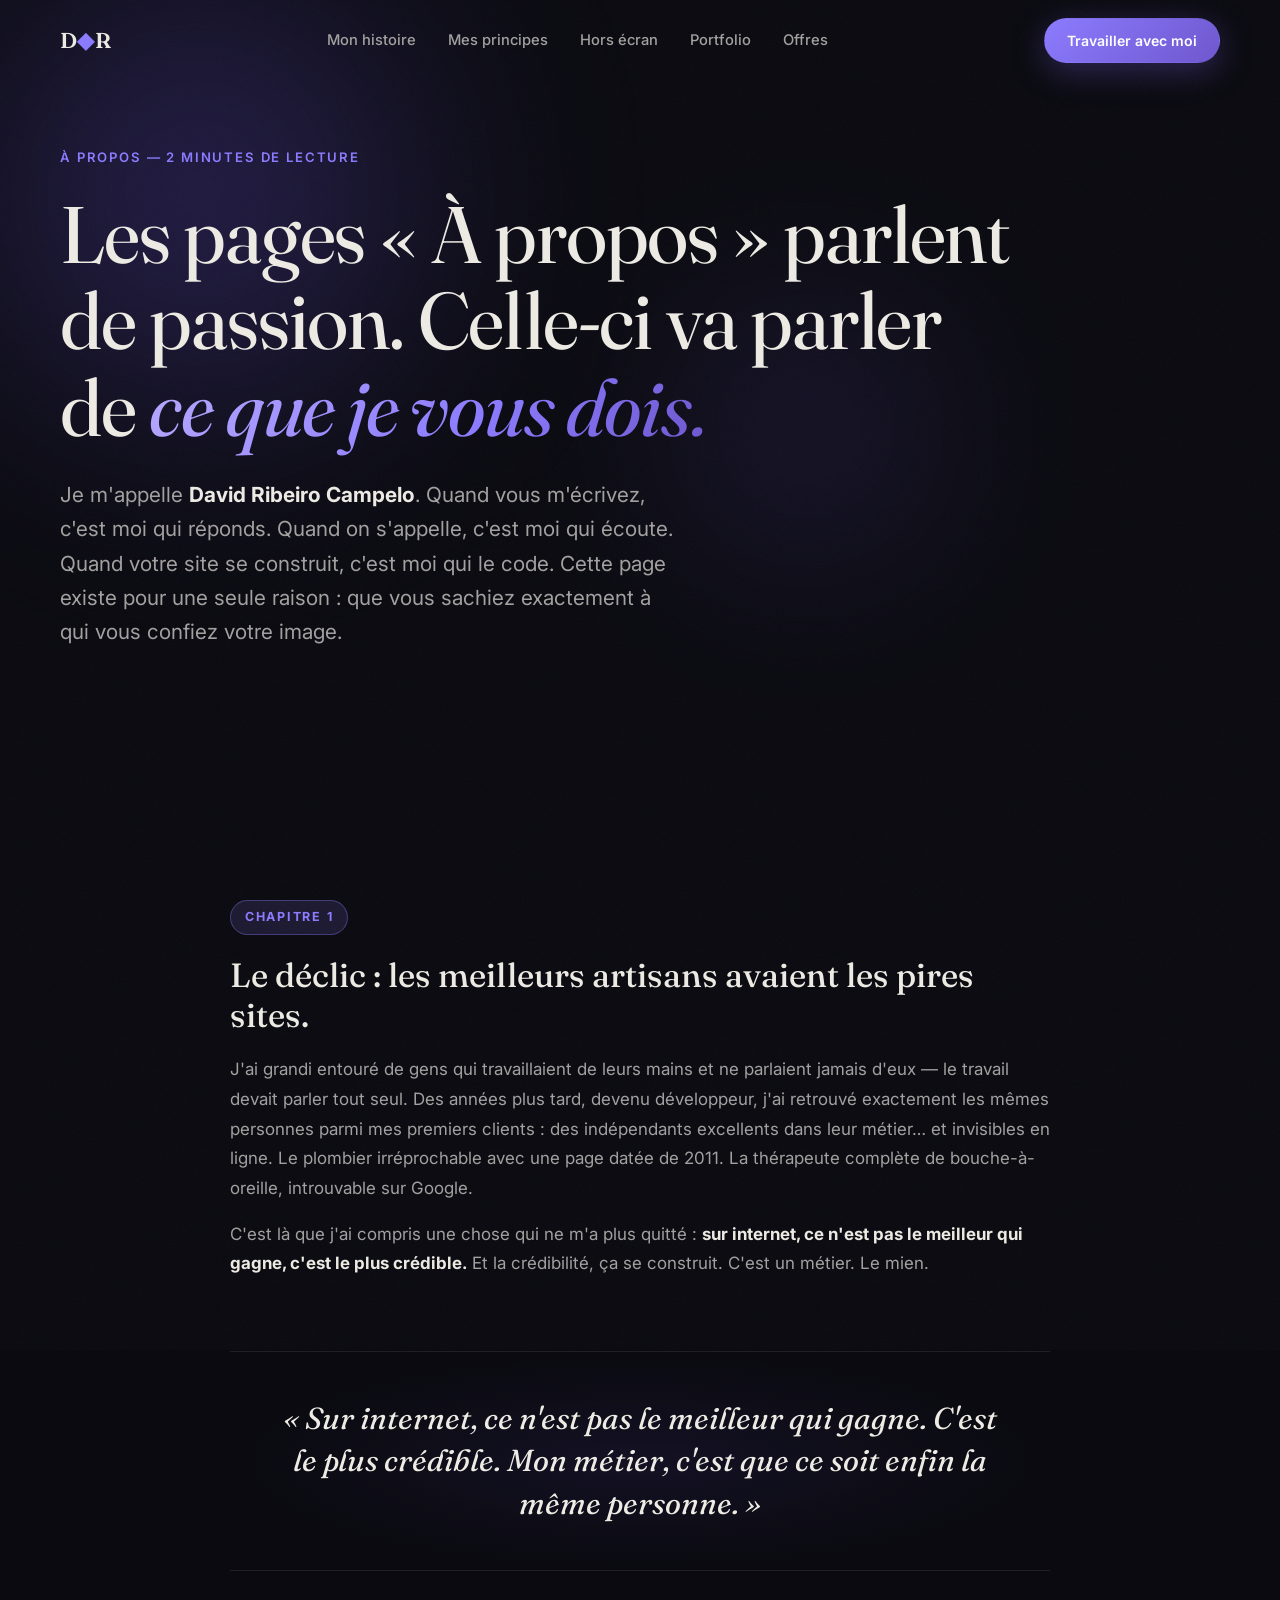
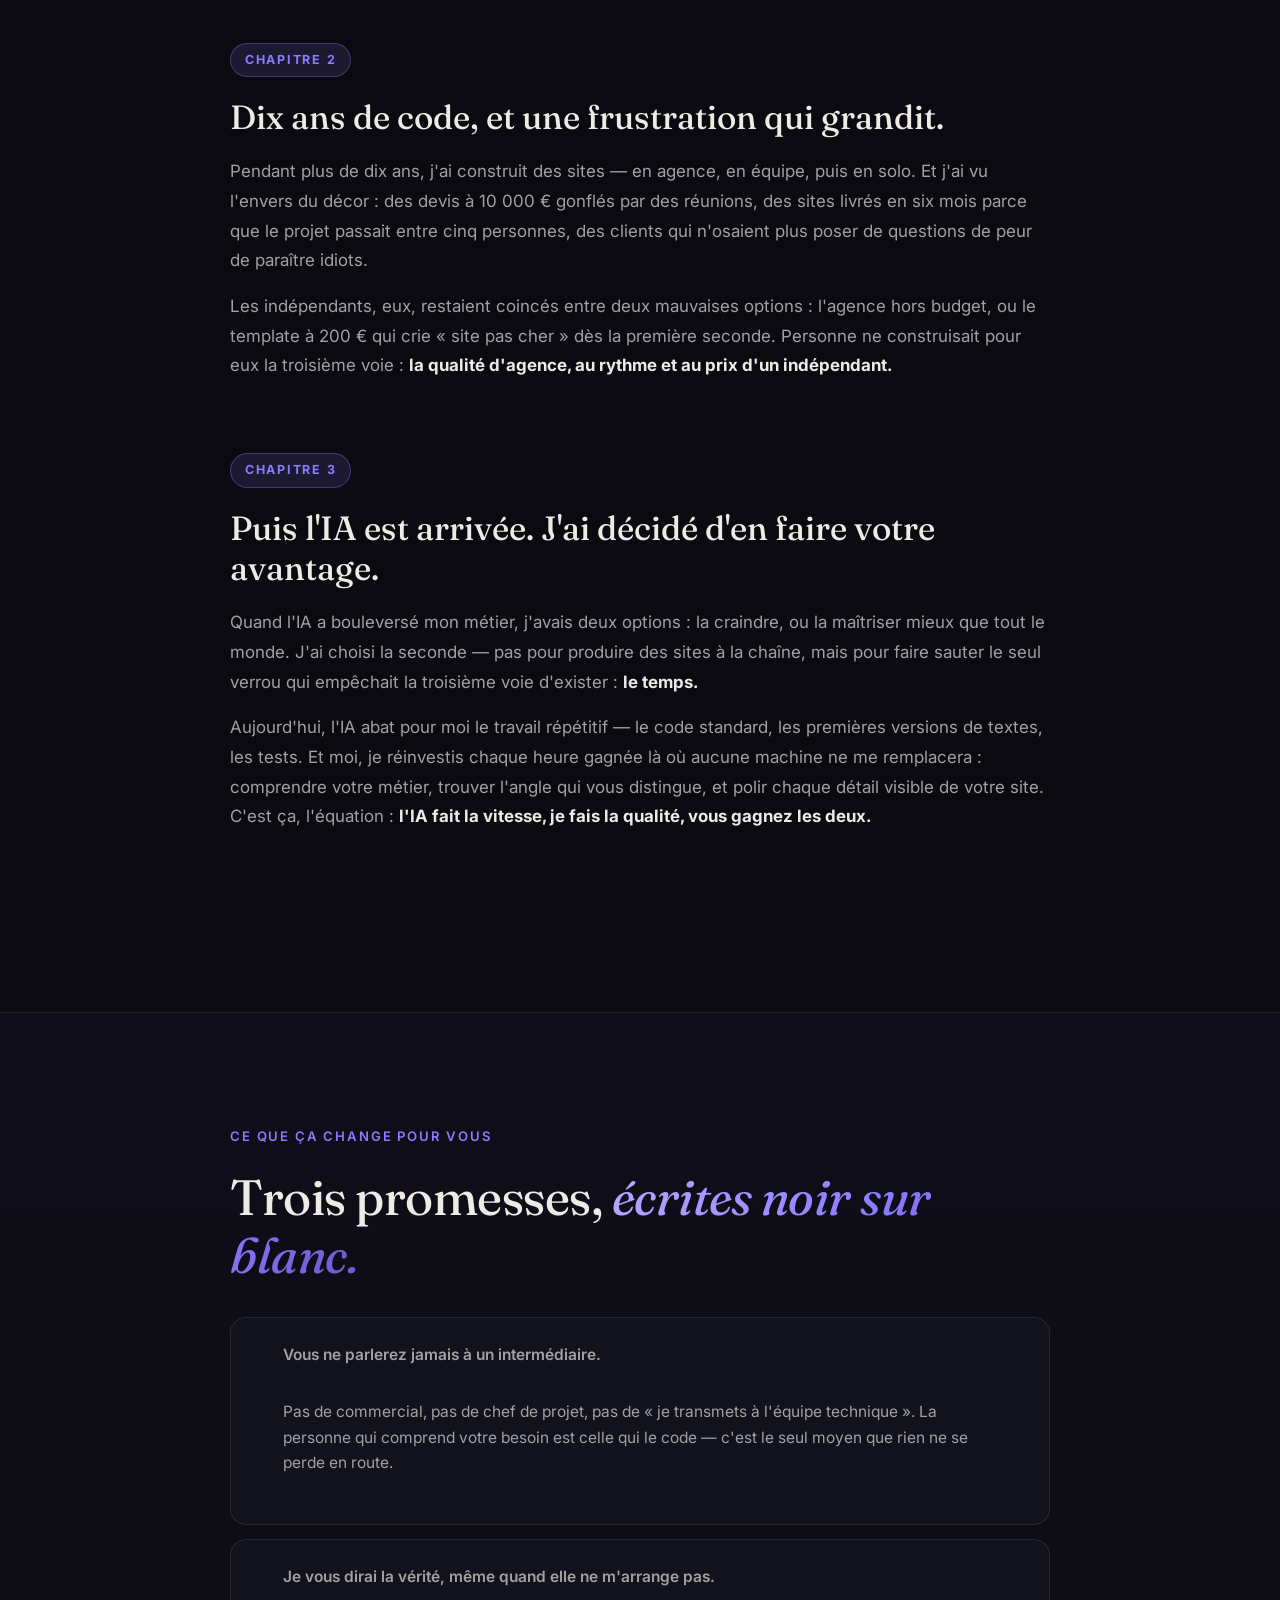
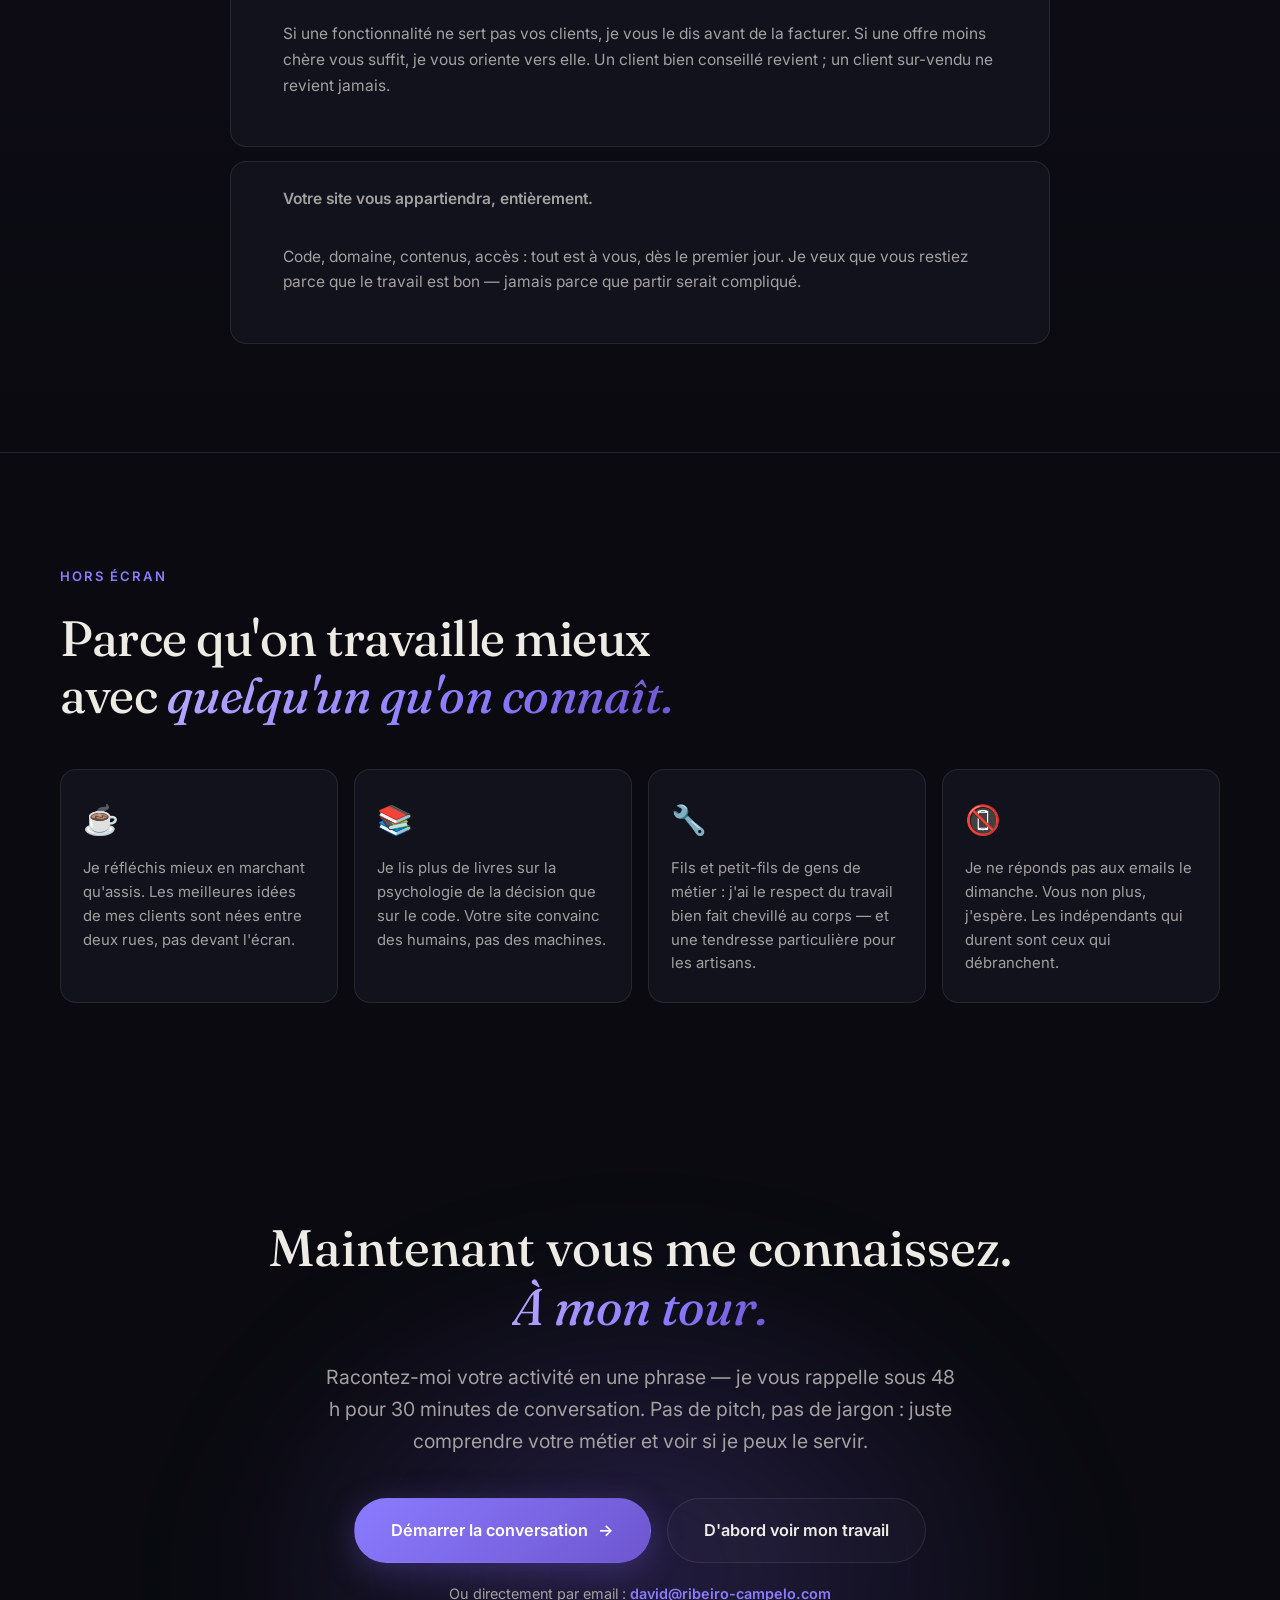
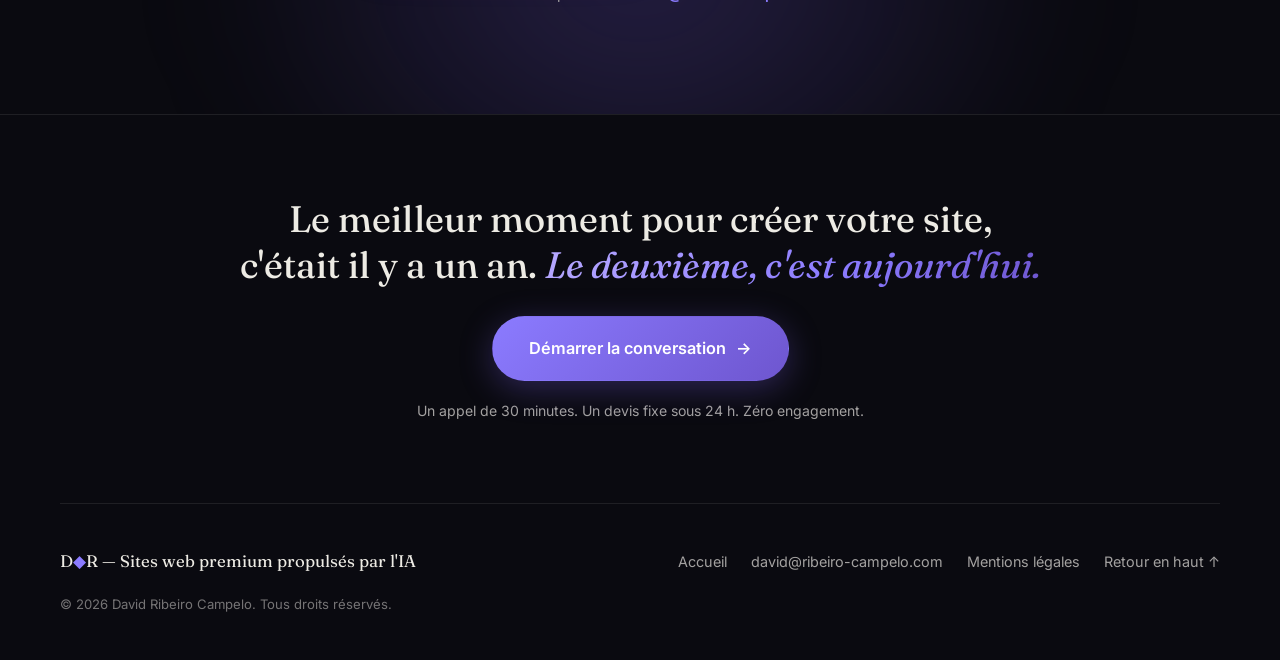
<file: apropos.html>
<!DOCTYPE html>
<html lang="fr">
<head>
  <meta charset="UTF-8">
  <meta name="viewport" content="width=device-width, initial-scale=1.0">
  <title>À propos — David Ribeiro Campelo, développeur web IA</title>
  <meta name="description" content="Qui est derrière votre futur site ? L'histoire de David Ribeiro Campelo : dix ans de code, un parti pris pour les indépendants, et l'IA comme accélérateur — jamais comme excuse.">
  <meta property="og:title" content="À propos — David Ribeiro Campelo">
  <meta property="og:description" content="La personne qui répond à votre premier message est celle qui code votre site. Voici pourquoi ça change tout.">
  <meta property="og:type" content="website">
  <meta name="theme-color" content="#0a0a10">
  <meta name="color-scheme" content="dark">
  <link rel="preconnect" href="https://fonts.googleapis.com">
  <link rel="preconnect" href="https://fonts.gstatic.com" crossorigin>
  <link href="https://fonts.googleapis.com/css2?family=Fraunces:ital,opsz,wght@0,9..144,400..600;1,9..144,400..600&family=Inter:wght@400;500;600;700&display=swap" rel="stylesheet">
  <link rel="stylesheet" href="styles.css">
  <link rel="icon" href="data:image/svg+xml,<svg xmlns='http://www.w3.org/2000/svg' viewBox='0 0 100 100'><text y='.9em' font-size='90'>◆</text></svg>">
</head>
<body>

  <div class="cursor-dot" aria-hidden="true"></div>
  <div class="grain" aria-hidden="true"></div>
  <div class="scroll-progress" aria-hidden="true"></div>

  <!-- ══════════════ NAVIGATION ══════════════ -->
  <header class="nav" id="nav">
    <div class="nav__inner">
      <a href="index.html" class="nav__logo">D<span class="accent">◆</span>R</a>
      <nav class="nav__links" aria-label="Navigation principale">
        <a href="#histoire">Mon histoire</a>
        <a href="#principes">Mes principes</a>
        <a href="#horsecran">Hors écran</a>
        <a href="index.html#realisations">Portfolio</a>
        <a href="index.html#offres">Offres</a>
      </nav>
      <a href="#travailler" class="btn btn--small btn--primary magnetic">Travailler avec moi</a>
      <button class="nav__burger" id="burger" aria-label="Menu" aria-expanded="false">
        <span></span><span></span>
      </button>
    </div>
  </header>

  <div class="mobile-menu" id="mobileMenu">
    <a href="#histoire">Mon histoire</a>
    <a href="#principes">Mes principes</a>
    <a href="#horsecran">Hors écran</a>
    <a href="index.html#realisations">Portfolio</a>
    <a href="index.html#offres">Offres</a>
    <a href="#travailler" class="btn btn--primary">Travailler avec moi</a>
  </div>

  <main id="top">

    <!-- ══════════════ OUVERTURE ══════════════ -->
    <section class="hero hero--service">
      <div class="hero__aurora" aria-hidden="true">
        <div class="aurora aurora--1"></div>
        <div class="aurora aurora--3"></div>
      </div>
      <div class="container hero__content">
        <p class="eyebrow reveal">À propos — 2 minutes de lecture</p>
        <h1 class="hero__title reveal">
          Les pages « À propos » parlent<br>
          de passion. Celle-ci va parler<br>
          de <em>ce que je vous dois.</em>
        </h1>
        <p class="hero__sub reveal">
          Je m'appelle <strong>David Ribeiro Campelo</strong>. Quand vous m'écrivez,
          c'est moi qui réponds. Quand on s'appelle, c'est moi qui écoute. Quand votre
          site se construit, c'est moi qui le code. Cette page existe pour une seule
          raison : que vous sachiez exactement à qui vous confiez votre image.
        </p>
      </div>
    </section>

    <!-- TODO-PERSO : relire les 3 chapitres et ajuster chaque fait à votre vraie histoire (parcours, origine familiale, anecdotes) -->
    <!-- ══════════════ L'HISTOIRE ══════════════ -->
    <section class="section" id="histoire">
      <div class="container container--narrow">

        <article class="chapter reveal">
          <span class="chapter__num">Chapitre 1</span>
          <h2 class="chapter__title">Le déclic : les meilleurs artisans avaient les pires sites.</h2>
          <p>
            J'ai grandi entouré de gens qui travaillaient de leurs mains et ne parlaient
            jamais d'eux — le travail devait parler tout seul. Des années plus tard,
            devenu développeur, j'ai retrouvé exactement les mêmes personnes parmi mes
            premiers clients : des indépendants excellents dans leur métier… et invisibles
            en ligne. Le plombier irréprochable avec une page datée de 2011. La thérapeute
            complète de bouche-à-oreille, introuvable sur Google.
          </p>
          <p>
            C'est là que j'ai compris une chose qui ne m'a plus quitté :
            <strong>sur internet, ce n'est pas le meilleur qui gagne, c'est le plus
            crédible.</strong> Et la crédibilité, ça se construit. C'est un métier.
            Le mien.
          </p>
        </article>

        <blockquote class="pullquote reveal">
          « Sur internet, ce n'est pas le meilleur qui gagne.
          C'est le plus crédible. Mon métier, c'est que ce soit
          enfin la même personne. »
        </blockquote>

        <article class="chapter reveal">
          <span class="chapter__num">Chapitre 2</span>
          <h2 class="chapter__title">Dix ans de code, et une frustration qui grandit.</h2>
          <p>
            Pendant plus de dix ans, j'ai construit des sites — en agence, en équipe,
            puis en solo. Et j'ai vu l'envers du décor : des devis à 10 000 € gonflés
            par des réunions, des sites livrés en six mois parce que le projet passait
            entre cinq personnes, des clients qui n'osaient plus poser de questions de
            peur de paraître idiots.
          </p>
          <p>
            Les indépendants, eux, restaient coincés entre deux mauvaises options :
            l'agence hors budget, ou le template à 200 € qui crie « site pas cher »
            dès la première seconde. Personne ne construisait pour eux la troisième
            voie : <strong>la qualité d'agence, au rythme et au prix d'un indépendant.</strong>
          </p>
        </article>

        <article class="chapter reveal">
          <span class="chapter__num">Chapitre 3</span>
          <h2 class="chapter__title">Puis l'IA est arrivée. J'ai décidé d'en faire votre avantage.</h2>
          <p>
            Quand l'IA a bouleversé mon métier, j'avais deux options : la craindre,
            ou la maîtriser mieux que tout le monde. J'ai choisi la seconde — pas pour
            produire des sites à la chaîne, mais pour faire sauter le seul verrou qui
            empêchait la troisième voie d'exister : <strong>le temps.</strong>
          </p>
          <p>
            Aujourd'hui, l'IA abat pour moi le travail répétitif — le code standard,
            les premières versions de textes, les tests. Et moi, je réinvestis chaque
            heure gagnée là où aucune machine ne me remplacera : comprendre votre
            métier, trouver l'angle qui vous distingue, et polir chaque détail visible
            de votre site. C'est ça, l'équation : <strong>l'IA fait la vitesse,
            je fais la qualité, vous gagnez les deux.</strong>
          </p>
        </article>

      </div>
    </section>

    <!-- ══════════════ MES PRINCIPES ══════════════ -->
    <section class="section stats" id="principes">
      <div class="container container--narrow">
        <p class="eyebrow reveal">Ce que ça change pour vous</p>
        <h2 class="section__title reveal">Trois promesses, <em>écrites noir sur blanc.</em></h2>
        <div class="faq reveal" style="margin-top: 32px;">
          <div class="faq__item promise">
            <p class="promise__title">Vous ne parlerez jamais à un intermédiaire.</p>
            <p class="promise__body">Pas de commercial, pas de chef de projet, pas de « je transmets à l'équipe technique ». La personne qui comprend votre besoin est celle qui le code — c'est le seul moyen que rien ne se perde en route.</p>
          </div>
          <div class="faq__item promise">
            <p class="promise__title">Je vous dirai la vérité, même quand elle ne m'arrange pas.</p>
            <p class="promise__body">Si une fonctionnalité ne sert pas vos clients, je vous le dis avant de la facturer. Si une offre moins chère vous suffit, je vous oriente vers elle. Un client bien conseillé revient ; un client sur-vendu ne revient jamais.</p>
          </div>
          <div class="faq__item promise">
            <p class="promise__title">Votre site vous appartiendra, entièrement.</p>
            <p class="promise__body">Code, domaine, contenus, accès : tout est à vous, dès le premier jour. Je veux que vous restiez parce que le travail est bon — jamais parce que partir serait compliqué.</p>
          </div>
        </div>
      </div>
    </section>

    <!-- TODO-PERSO : remplacer ces 4 cartes par vos vrais détails personnels -->
    <!-- ══════════════ HORS ÉCRAN ══════════════ -->
    <section class="section" id="horsecran">
      <div class="container">
        <p class="eyebrow reveal">Hors écran</p>
        <h2 class="section__title reveal">Parce qu'on travaille mieux<br>avec <em>quelqu'un qu'on connaît.</em></h2>
        <div class="offscreen reveal">
          <div class="offscreen__card">
            <span class="offscreen__emoji" aria-hidden="true">☕</span>
            <p>Je réfléchis mieux en marchant qu'assis. Les meilleures idées de mes clients sont nées entre deux rues, pas devant l'écran.</p>
          </div>
          <div class="offscreen__card">
            <span class="offscreen__emoji" aria-hidden="true">📚</span>
            <p>Je lis plus de livres sur la psychologie de la décision que sur le code. Votre site convainc des humains, pas des machines.</p>
          </div>
          <div class="offscreen__card">
            <span class="offscreen__emoji" aria-hidden="true">🔧</span>
            <p>Fils et petit-fils de gens de métier : j'ai le respect du travail bien fait chevillé au corps — et une tendresse particulière pour les artisans.</p>
          </div>
          <div class="offscreen__card">
            <span class="offscreen__emoji" aria-hidden="true">📵</span>
            <p>Je ne réponds pas aux emails le dimanche. Vous non plus, j'espère. Les indépendants qui durent sont ceux qui débranchent.</p>
          </div>
        </div>
      </div>
    </section>

    <!-- ══════════════ CTA ══════════════ -->
    <section class="section cta" id="travailler">
      <div class="cta__aurora" aria-hidden="true"></div>
      <div class="container container--narrow">
        <h2 class="cta__title reveal">Maintenant vous me connaissez.<br><em>À mon tour.</em></h2>
        <p class="section__lead reveal">
          Racontez-moi votre activité en une phrase — je vous rappelle sous 48 h
          pour 30 minutes de conversation. Pas de pitch, pas de jargon : juste
          comprendre votre métier et voir si je peux le servir.
        </p>
        <div class="hero__cta reveal" style="justify-content: center;">
          <a href="index.html#contact" class="btn btn--primary btn--large magnetic">
            Démarrer la conversation <span class="btn__arrow" aria-hidden="true">→</span>
          </a>
          <a href="index.html#realisations" class="btn btn--ghost btn--large magnetic">D'abord voir mon travail</a>
        </div>
        <p class="hero__note reveal" style="text-align: center; margin-top: 20px;">
          Ou directement par email : <a href="mailto:david@ribeiro-campelo.com" style="color: var(--accent); text-decoration: none; font-weight: 600;">david@ribeiro-campelo.com</a>
        </p>
      </div>
    </section>

  </main>

  <a href="#travailler" class="sticky-cta" id="stickyCta" data-watch="#travailler">Démarrer la conversation →</a>

  <!-- ══════════════ FOOTER ══════════════ -->
  <footer class="footer">
    <div class="container footer__cta">
      <p class="footer__cta-title">Le meilleur moment pour créer votre site,<br>c'était il y a un an. <em>Le deuxième, c'est aujourd'hui.</em></p>
      <a href="index.html#contact" class="btn btn--primary btn--large magnetic">Démarrer la conversation <span class="btn__arrow" aria-hidden="true">→</span></a>
      <p class="footer__cta-note">Un appel de 30 minutes. Un devis fixe sous 24 h. Zéro engagement.</p>
    </div>
    <div class="container footer__inner">
      <p class="footer__logo">D<span class="accent">◆</span>R — Sites web premium propulsés par l'IA</p>
      <nav class="footer__links" aria-label="Liens de pied de page">
        <a href="index.html">Accueil</a>
        <a href="mailto:david@ribeiro-campelo.com">david@ribeiro-campelo.com</a>
        <a href="mentions-legales.html">Mentions légales</a>
        <a href="#top">Retour en haut ↑</a>
      </nav>
      <p class="footer__legal">© 2026 David Ribeiro Campelo. Tous droits réservés.</p>
    </div>
  </footer>

  <script src="script.js"></script>
</body>
</html>
</file>
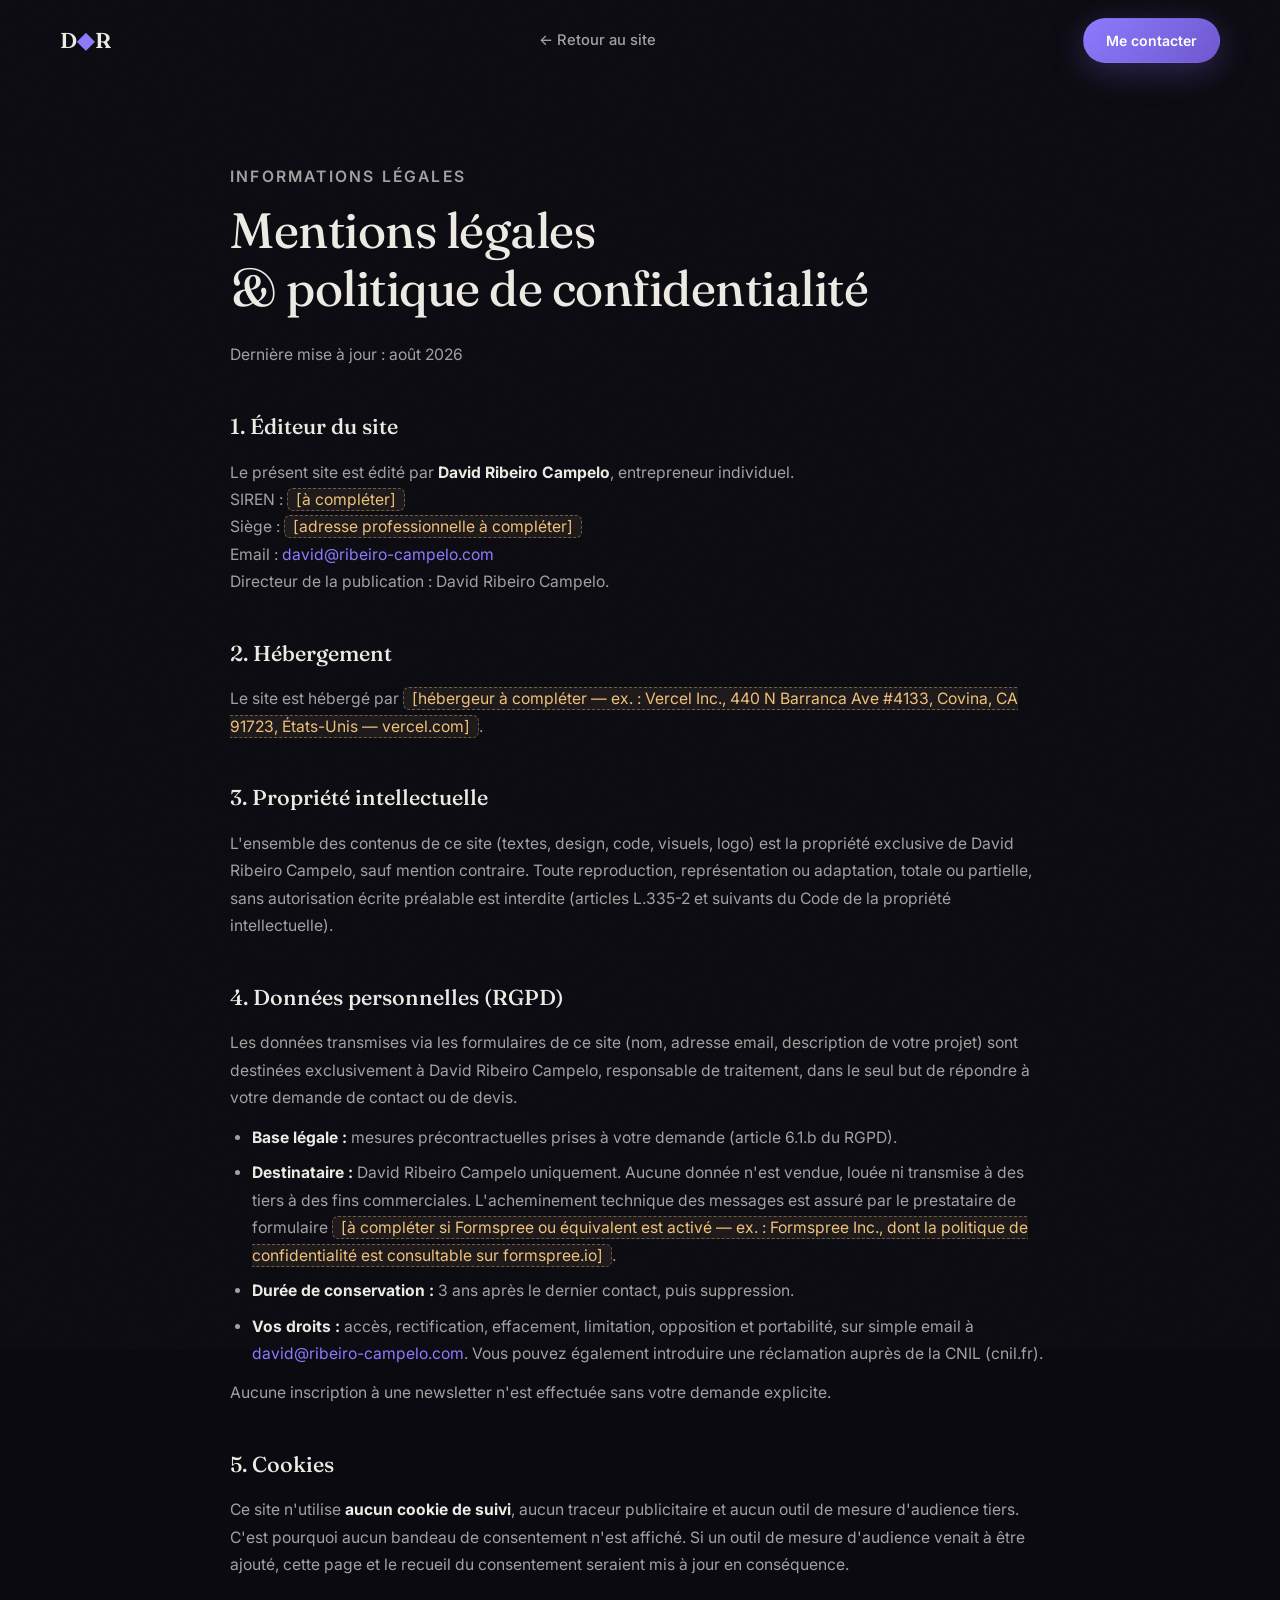
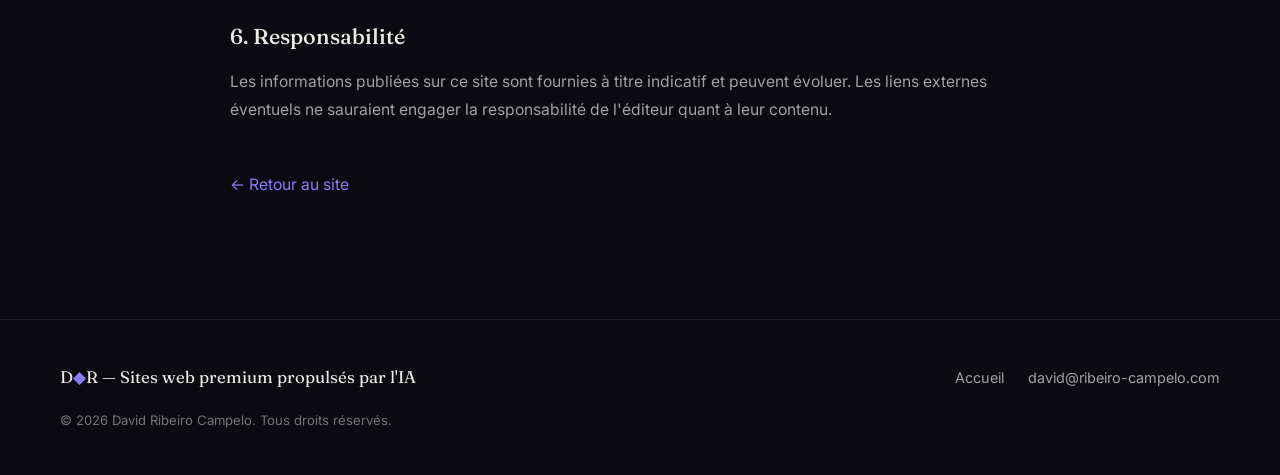
<file: mentions-legales.html>
<!DOCTYPE html>
<html lang="fr">
<head>
  <meta charset="UTF-8">
  <meta name="viewport" content="width=device-width, initial-scale=1.0">
  <title>Mentions légales — David Ribeiro Campelo</title>
  <meta name="description" content="Mentions légales, politique de confidentialité et informations RGPD du site de David Ribeiro Campelo.">
  <meta name="robots" content="noindex, follow">
  <meta name="theme-color" content="#0a0a10">
  <meta name="color-scheme" content="dark">
  <link rel="preconnect" href="https://fonts.googleapis.com">
  <link rel="preconnect" href="https://fonts.gstatic.com" crossorigin>
  <link href="https://fonts.googleapis.com/css2?family=Fraunces:ital,opsz,wght@0,9..144,400..600;1,9..144,400..600&family=Inter:wght@400;500;600;700&display=swap" rel="stylesheet">
  <link rel="stylesheet" href="styles.css">
  <link rel="icon" href="data:image/svg+xml,<svg xmlns='http://www.w3.org/2000/svg' viewBox='0 0 100 100'><text y='.9em' font-size='90'>◆</text></svg>">
</head>
<body>

  <div class="cursor-dot" aria-hidden="true"></div>
  <div class="grain" aria-hidden="true"></div>
  <div class="scroll-progress" aria-hidden="true"></div>

  <header class="nav is-scrolled" id="nav">
    <div class="nav__inner">
      <a href="index.html" class="nav__logo">D<span class="accent">◆</span>R</a>
      <nav class="nav__links" aria-label="Navigation principale">
        <a href="index.html">← Retour au site</a>
      </nav>
      <a href="index.html#contact" class="btn btn--small btn--primary">Me contacter</a>
      <button class="nav__burger" id="burger" aria-label="Menu" aria-expanded="false">
        <span></span><span></span>
      </button>
    </div>
  </header>

  <div class="mobile-menu" id="mobileMenu">
    <a href="index.html">← Retour au site</a>
    <a href="index.html#contact" class="btn btn--primary">Me contacter</a>
  </div>

  <main id="top">
    <section class="section legal">
      <div class="container container--narrow">
        <p class="eyebrow">Informations légales</p>
        <h1 class="section__title">Mentions légales<br>&amp; politique de confidentialité</h1>
        <p class="legal__updated">Dernière mise à jour : <!-- TODO-PERSO : date de mise en ligne -->août 2026</p>

        <h2>1. Éditeur du site</h2>
        <p>
          Le présent site est édité par <strong>David Ribeiro Campelo</strong>,
          entrepreneur individuel<!-- TODO-PERSO : confirmer le statut juridique (EI, micro-entreprise, EURL…) -->.<br>
          SIREN : <span class="legal__todo">[à compléter]</span><br>
          Siège : <span class="legal__todo">[adresse professionnelle à compléter]</span><br>
          Email : <a href="mailto:david@ribeiro-campelo.com">david@ribeiro-campelo.com</a><br>
          Directeur de la publication : David Ribeiro Campelo.
        </p>

        <h2>2. Hébergement</h2>
        <p>
          Le site est hébergé par <span class="legal__todo">[hébergeur à compléter — ex. : Vercel Inc.,
          440 N Barranca Ave #4133, Covina, CA 91723, États-Unis — vercel.com]</span>.
        </p>

        <h2>3. Propriété intellectuelle</h2>
        <p>
          L'ensemble des contenus de ce site (textes, design, code, visuels, logo)
          est la propriété exclusive de David Ribeiro Campelo, sauf mention contraire.
          Toute reproduction, représentation ou adaptation, totale ou partielle,
          sans autorisation écrite préalable est interdite (articles L.335-2 et
          suivants du Code de la propriété intellectuelle).
        </p>

        <h2>4. Données personnelles (RGPD)</h2>
        <p>
          Les données transmises via les formulaires de ce site (nom, adresse email,
          description de votre projet) sont destinées exclusivement à
          David Ribeiro Campelo, responsable de traitement, dans le seul but de
          répondre à votre demande de contact ou de devis.
        </p>
        <ul>
          <li><strong>Base légale :</strong> mesures précontractuelles prises à votre demande (article 6.1.b du RGPD).</li>
          <li><strong>Destinataire :</strong> David Ribeiro Campelo uniquement. Aucune donnée n'est vendue, louée ni transmise à des tiers à des fins commerciales. L'acheminement technique des messages est assuré par le prestataire de formulaire <span class="legal__todo">[à compléter si Formspree ou équivalent est activé — ex. : Formspree Inc., dont la politique de confidentialité est consultable sur formspree.io]</span>.</li>
          <li><strong>Durée de conservation :</strong> 3 ans après le dernier contact, puis suppression.</li>
          <li><strong>Vos droits :</strong> accès, rectification, effacement, limitation, opposition et portabilité, sur simple email à <a href="mailto:david@ribeiro-campelo.com">david@ribeiro-campelo.com</a>. Vous pouvez également introduire une réclamation auprès de la CNIL (cnil.fr).</li>
        </ul>
        <p>Aucune inscription à une newsletter n'est effectuée sans votre demande explicite.</p>

        <h2>5. Cookies</h2>
        <p>
          Ce site n'utilise <strong>aucun cookie de suivi</strong>, aucun traceur
          publicitaire et aucun outil de mesure d'audience tiers. C'est pourquoi
          aucun bandeau de consentement n'est affiché. Si un outil de mesure
          d'audience venait à être ajouté, cette page et le recueil du consentement
          seraient mis à jour en conséquence.
        </p>

        <h2>6. Responsabilité</h2>
        <p>
          Les informations publiées sur ce site sont fournies à titre indicatif et
          peuvent évoluer. Les liens externes éventuels ne sauraient engager la
          responsabilité de l'éditeur quant à leur contenu.
        </p>

        <p class="legal__back"><a href="index.html">← Retour au site</a></p>
      </div>
    </section>
  </main>

  <footer class="footer">
    <div class="container footer__inner" style="padding-top: 44px;">
      <p class="footer__logo">D<span class="accent">◆</span>R — Sites web premium propulsés par l'IA</p>
      <nav class="footer__links" aria-label="Liens de pied de page">
        <a href="index.html">Accueil</a>
        <a href="mailto:david@ribeiro-campelo.com">david@ribeiro-campelo.com</a>
      </nav>
      <p class="footer__legal">© 2026 David Ribeiro Campelo. Tous droits réservés.</p>
    </div>
  </footer>

  <script src="script.js"></script>
</body>
</html>
</file>
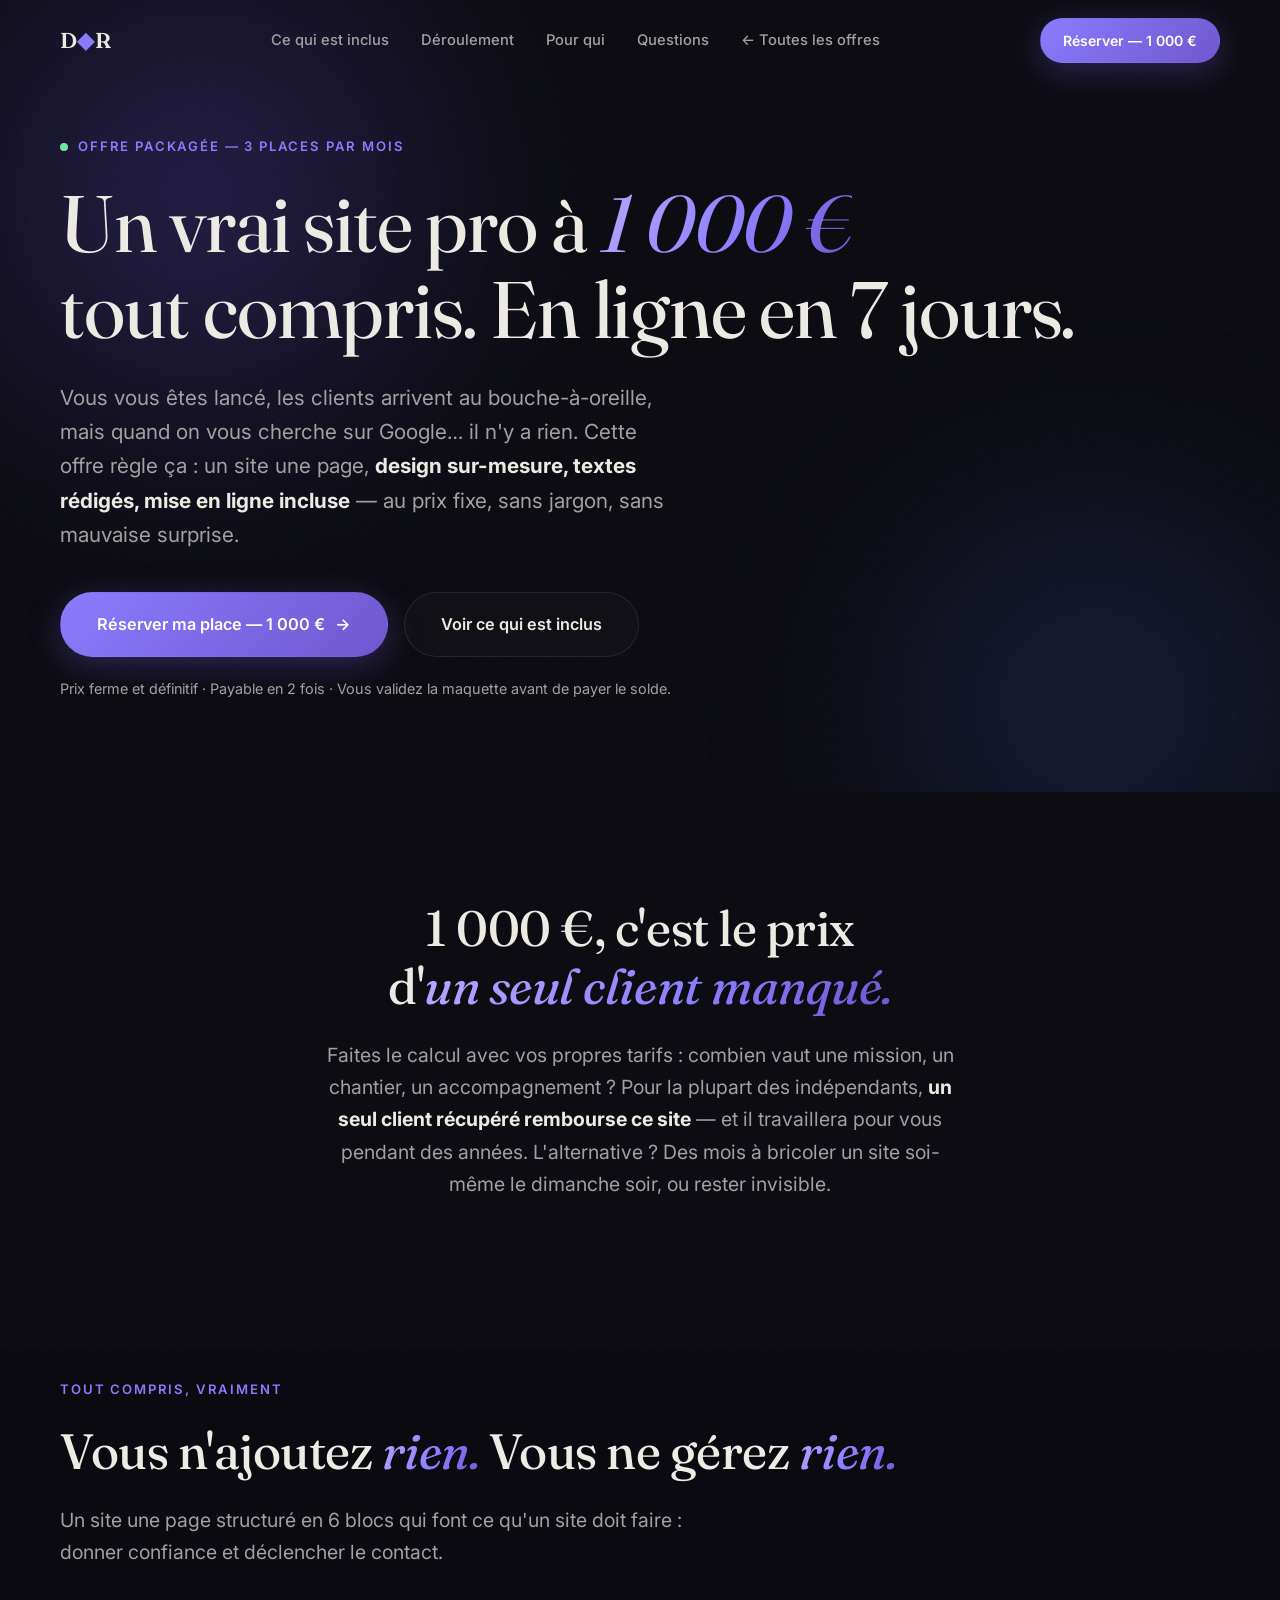
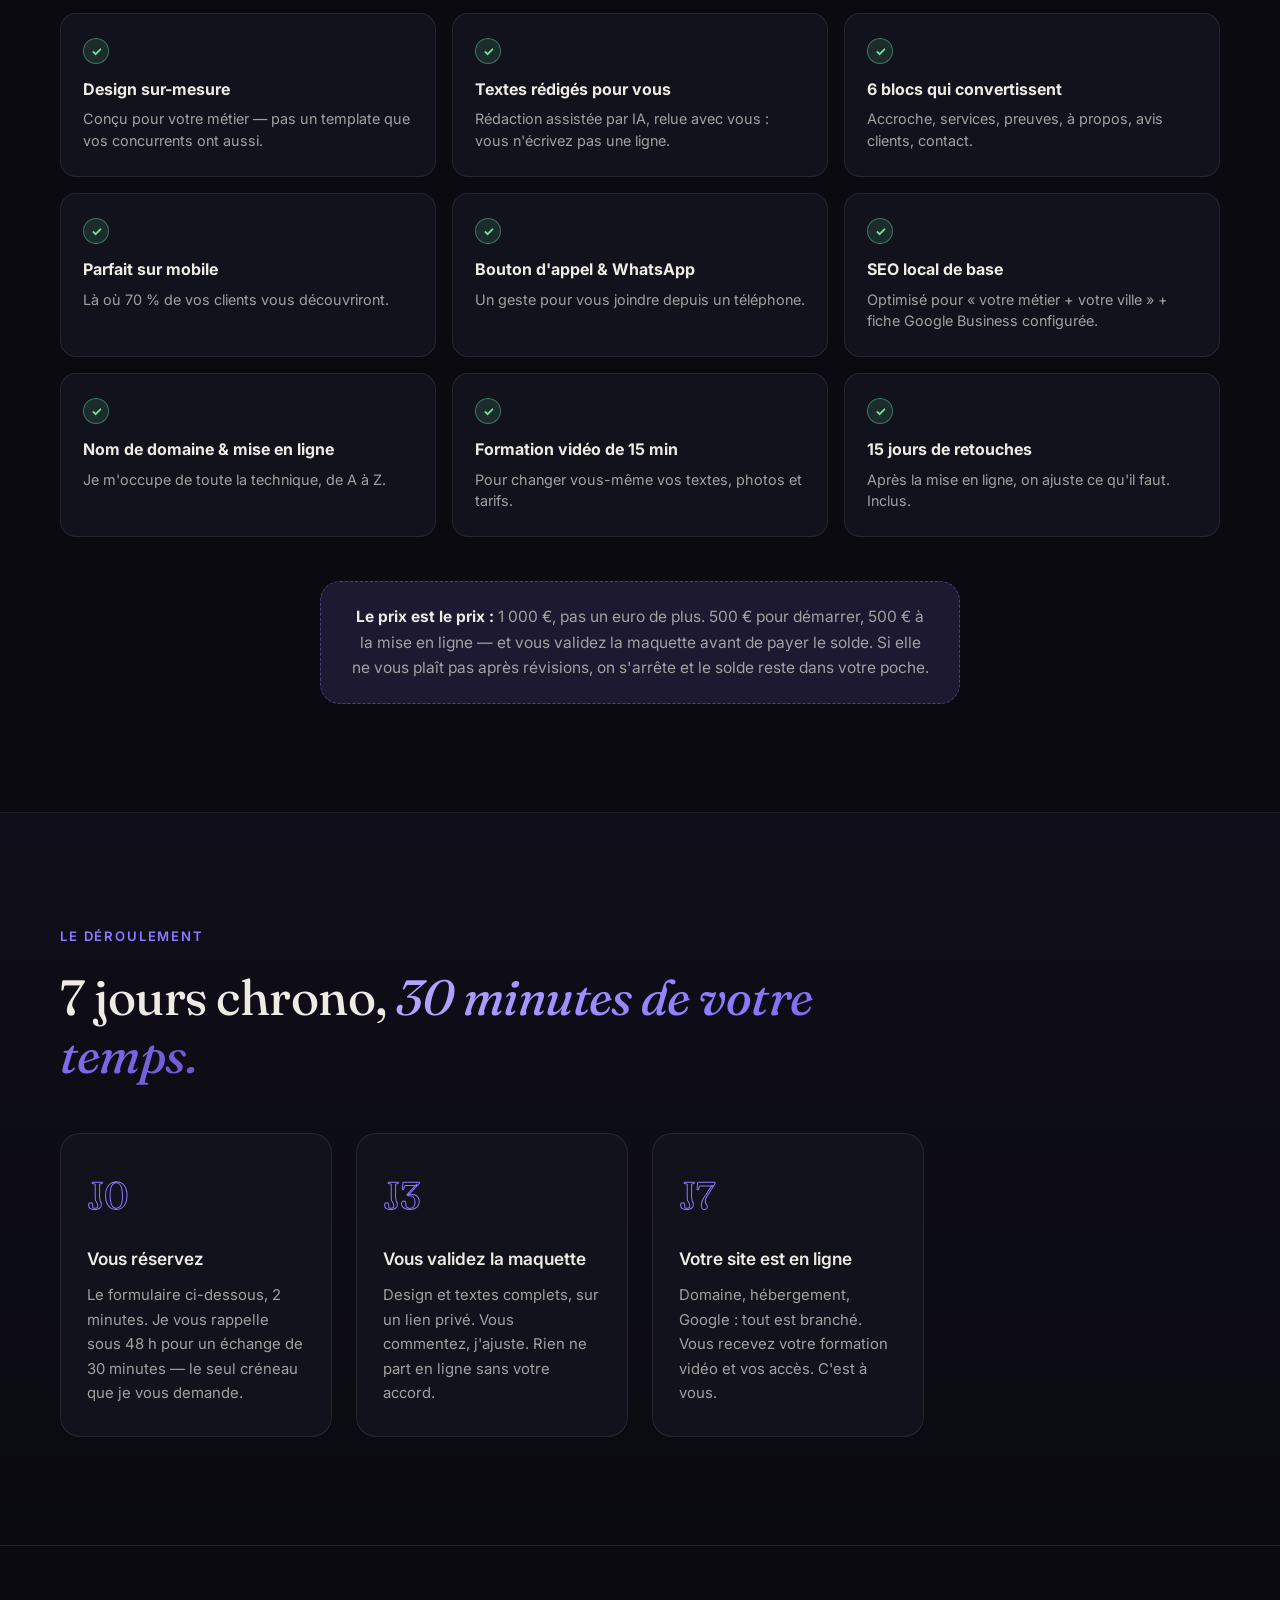
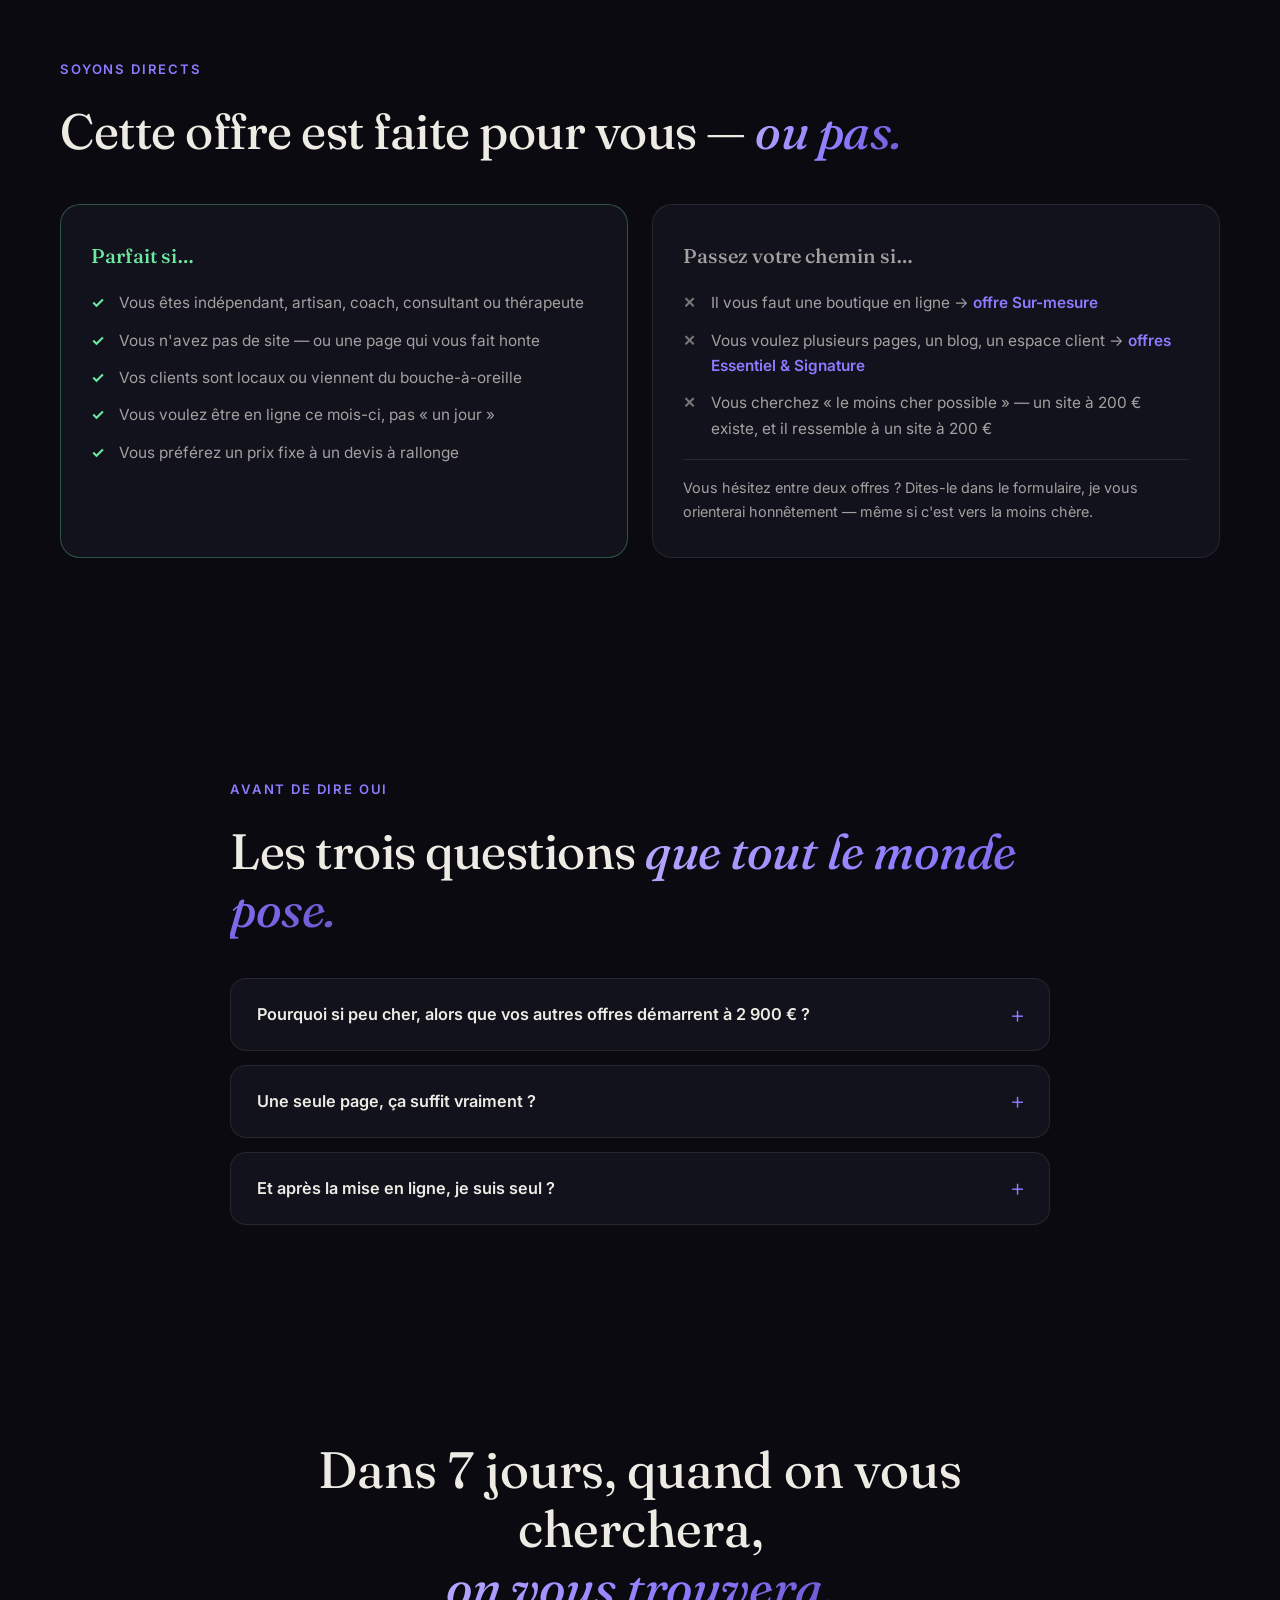
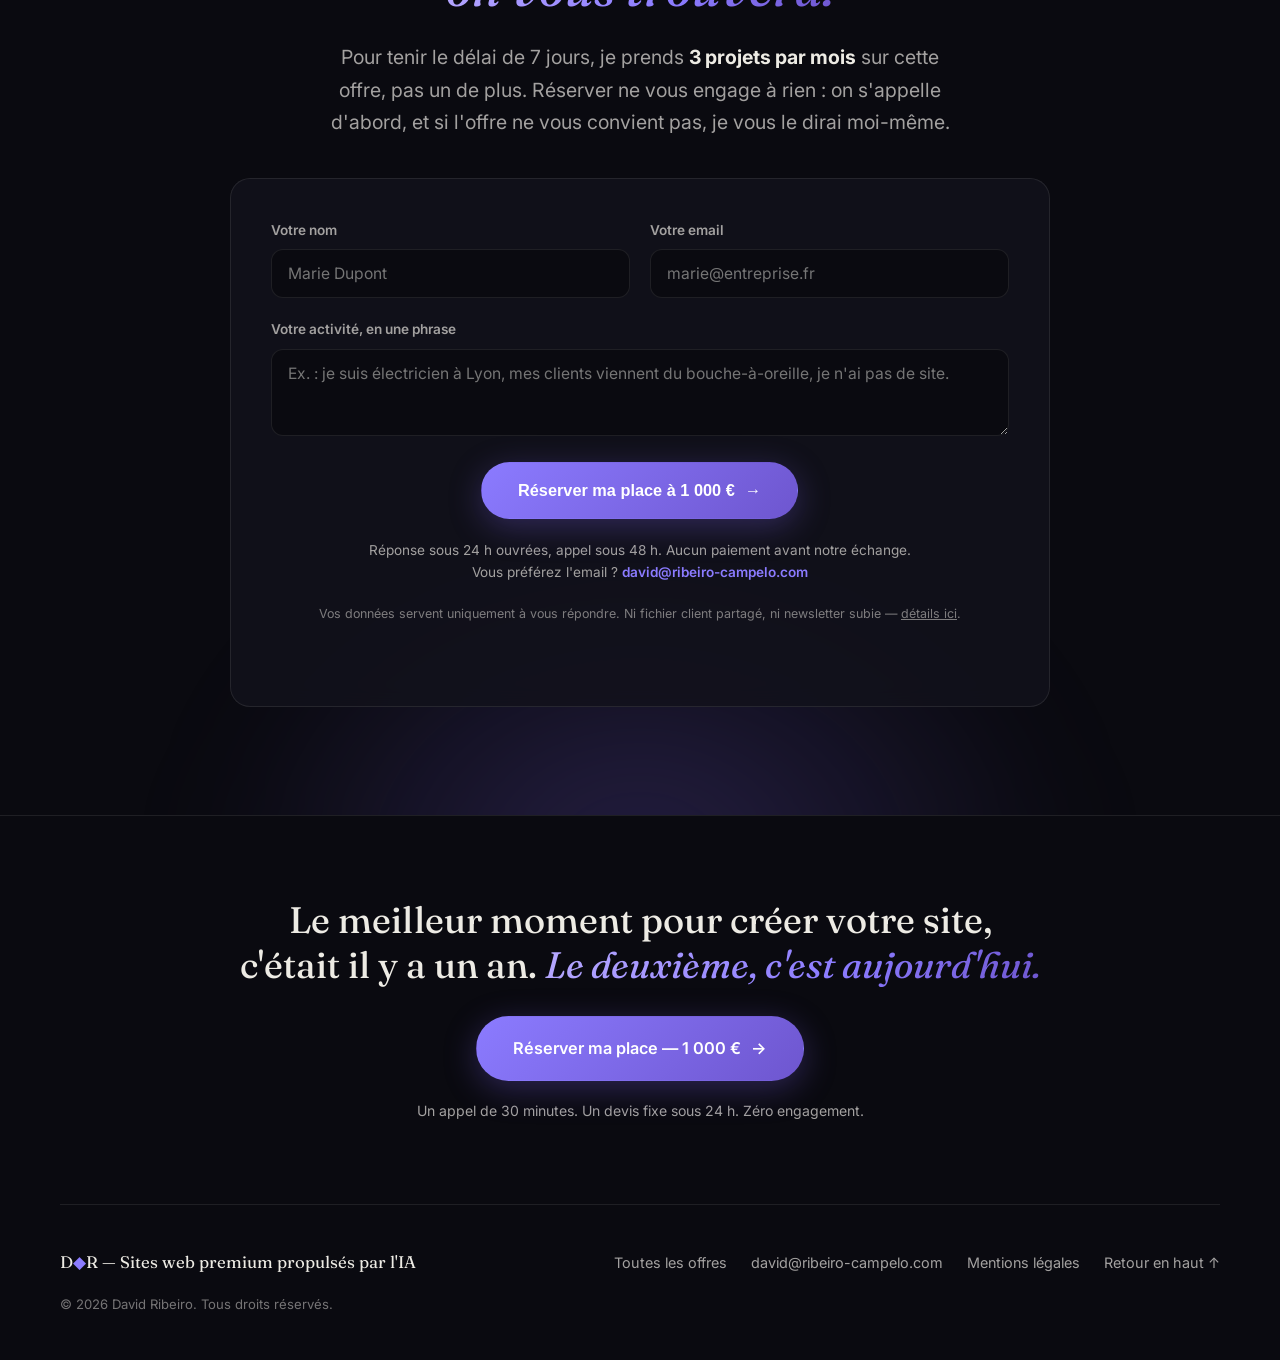
<file: offre-1000.html>
<!DOCTYPE html>
<html lang="fr">
<head>
  <meta charset="UTF-8">
  <meta name="viewport" content="width=device-width, initial-scale=1.0">
  <title>Site web pro à 1 000 € tout compris — en ligne en 7 jours | David Ribeiro</title>
  <meta name="description" content="Un site professionnel une page, design sur-mesure, 1 000 € tout compris, en ligne en 7 jours. Pour indépendants qui démarrent. 3 places par mois.">
  <meta property="og:title" content="Votre site pro à 1 000 € tout compris — en ligne en 7 jours">
  <meta property="og:description" content="Design sur-mesure, textes rédigés, mise en ligne, formation : tout est inclus. Prix ferme, zéro surprise.">
  <meta property="og:type" content="website">
  <meta name="theme-color" content="#0a0a10">
  <meta name="color-scheme" content="dark">
  <link rel="preconnect" href="https://fonts.googleapis.com">
  <link rel="preconnect" href="https://fonts.gstatic.com" crossorigin>
  <link href="https://fonts.googleapis.com/css2?family=Fraunces:ital,opsz,wght@0,9..144,400..600;1,9..144,400..600&family=Inter:wght@400;500;600;700&display=swap" rel="stylesheet">
  <link rel="stylesheet" href="styles.css">
  <link rel="icon" href="data:image/svg+xml,<svg xmlns='http://www.w3.org/2000/svg' viewBox='0 0 100 100'><text y='.9em' font-size='90'>◆</text></svg>">
</head>
<body>

  <div class="cursor-dot" aria-hidden="true"></div>
  <div class="grain" aria-hidden="true"></div>
  <div class="scroll-progress" aria-hidden="true"></div>

  <!-- ══════════════ NAVIGATION ══════════════ -->
  <header class="nav" id="nav">
    <div class="nav__inner">
      <a href="index.html" class="nav__logo">D<span class="accent">◆</span>R</a>
      <nav class="nav__links" aria-label="Navigation principale">
        <a href="#inclus">Ce qui est inclus</a>
        <a href="#deroulement">Déroulement</a>
        <a href="#pourqui">Pour qui</a>
        <a href="#questions">Questions</a>
        <a href="index.html">← Toutes les offres</a>
      </nav>
      <a href="#reserver" class="btn btn--small btn--primary magnetic">Réserver — 1 000 €</a>
      <button class="nav__burger" id="burger" aria-label="Menu" aria-expanded="false">
        <span></span><span></span>
      </button>
    </div>
  </header>

  <div class="mobile-menu" id="mobileMenu">
    <a href="#inclus">Ce qui est inclus</a>
    <a href="#deroulement">Déroulement</a>
    <a href="#pourqui">Pour qui</a>
    <a href="#questions">Questions</a>
    <a href="index.html">← Toutes les offres</a>
    <a href="#reserver" class="btn btn--primary">Réserver — 1 000 €</a>
  </div>

  <main id="top">

    <!-- ══════════════ HERO ══════════════ -->
    <section class="hero hero--service">
      <div class="hero__aurora" aria-hidden="true">
        <div class="aurora aurora--1"></div>
        <div class="aurora aurora--2"></div>
      </div>
      <div class="container hero__content">
        <p class="eyebrow reveal">
          <span class="pulse-dot" aria-hidden="true"></span>
          Offre packagée — 3 places par mois
        </p>
        <h1 class="hero__title reveal">
          Un vrai site pro à <em>1 000 €</em><br>
          tout compris. En ligne en 7 jours.
        </h1>
        <p class="hero__sub reveal">
          Vous vous êtes lancé, les clients arrivent au bouche-à-oreille, mais quand on
          vous cherche sur Google… il n'y a rien. Cette offre règle ça :
          un site une page, <strong>design sur-mesure, textes rédigés, mise en ligne
          incluse</strong> — au prix fixe, sans jargon, sans mauvaise surprise.
        </p>
        <div class="hero__cta reveal">
          <a href="#reserver" class="btn btn--primary btn--large magnetic">
            Réserver ma place — 1 000 €
            <span class="btn__arrow" aria-hidden="true">→</span>
          </a>
          <a href="#inclus" class="btn btn--ghost btn--large magnetic">Voir ce qui est inclus</a>
        </div>
        <p class="hero__note reveal">Prix ferme et définitif · Payable en 2 fois · Vous validez la maquette avant de payer le solde.</p>
      </div>
    </section>

    <!-- ══════════════ LA VALEUR, POSÉE SIMPLEMENT ══════════════ -->
    <section class="section problem">
      <div class="container container--narrow">
        <h2 class="section__title reveal">1 000 €, c'est le prix<br>d'<em>un seul client manqué.</em></h2>
        <p class="section__lead reveal">
          Faites le calcul avec vos propres tarifs : combien vaut une mission,
          un chantier, un accompagnement ? Pour la plupart des indépendants,
          <strong>un seul client récupéré rembourse ce site</strong> — et il
          travaillera pour vous pendant des années. L'alternative ? Des mois à
          bricoler un site soi-même le dimanche soir, ou rester invisible.
        </p>
      </div>
    </section>

    <!-- ══════════════ CE QUI EST INCLUS ══════════════ -->
    <section class="section" id="inclus">
      <div class="container">
        <p class="eyebrow reveal">Tout compris, vraiment</p>
        <h2 class="section__title reveal">Vous n'ajoutez <em>rien.</em> Vous ne gérez <em>rien.</em></h2>
        <p class="section__lead reveal">Un site une page structuré en 6 blocs qui font ce qu'un site doit faire : donner confiance et déclencher le contact.</p>
        <div class="included reveal">
          <div class="included__item"><strong>Design sur-mesure</strong><span>Conçu pour votre métier — pas un template que vos concurrents ont aussi.</span></div>
          <div class="included__item"><strong>Textes rédigés pour vous</strong><span>Rédaction assistée par IA, relue avec vous : vous n'écrivez pas une ligne.</span></div>
          <div class="included__item"><strong>6 blocs qui convertissent</strong><span>Accroche, services, preuves, à propos, avis clients, contact.</span></div>
          <div class="included__item"><strong>Parfait sur mobile</strong><span>Là où 70 % de vos clients vous découvriront.</span></div>
          <div class="included__item"><strong>Bouton d'appel &amp; WhatsApp</strong><span>Un geste pour vous joindre depuis un téléphone.</span></div>
          <div class="included__item"><strong>SEO local de base</strong><span>Optimisé pour « votre métier + votre ville » + fiche Google Business configurée.</span></div>
          <div class="included__item"><strong>Nom de domaine &amp; mise en ligne</strong><span>Je m'occupe de toute la technique, de A à Z.</span></div>
          <div class="included__item"><strong>Formation vidéo de 15 min</strong><span>Pour changer vous-même vos textes, photos et tarifs.</span></div>
          <div class="included__item"><strong>15 jours de retouches</strong><span>Après la mise en ligne, on ajuste ce qu'il faut. Inclus.</span></div>
        </div>
        <p class="guarantee reveal">
          <strong>Le prix est le prix :</strong> 1 000 €, pas un euro de plus.
          500 € pour démarrer, 500 € à la mise en ligne — et vous validez la
          maquette avant de payer le solde. Si elle ne vous plaît pas après
          révisions, on s'arrête et le solde reste dans votre poche.
        </p>
      </div>
    </section>

    <!-- ══════════════ DÉROULEMENT ══════════════ -->
    <section class="section stats" id="deroulement">
      <div class="container">
        <p class="eyebrow reveal">Le déroulement</p>
        <h2 class="section__title reveal">7 jours chrono, <em>30 minutes de votre temps.</em></h2>
        <ol class="steps steps--service">
          <li class="step reveal">
            <span class="step__num">J0</span>
            <h3>Vous réservez</h3>
            <p>Le formulaire ci-dessous, 2 minutes. Je vous rappelle sous 48 h pour un échange de 30 minutes — le seul créneau que je vous demande.</p>
          </li>
          <li class="step reveal">
            <span class="step__num">J3</span>
            <h3>Vous validez la maquette</h3>
            <p>Design et textes complets, sur un lien privé. Vous commentez, j'ajuste. Rien ne part en ligne sans votre accord.</p>
          </li>
          <li class="step reveal">
            <span class="step__num">J7</span>
            <h3>Votre site est en ligne</h3>
            <p>Domaine, hébergement, Google : tout est branché. Vous recevez votre formation vidéo et vos accès. C'est à vous.</p>
          </li>
        </ol>
      </div>
    </section>

    <!-- ══════════════ POUR QUI ══════════════ -->
    <section class="section" id="pourqui">
      <div class="container">
        <p class="eyebrow reveal">Soyons directs</p>
        <h2 class="section__title reveal">Cette offre est faite pour vous — <em>ou pas.</em></h2>
        <div class="fit reveal">
          <div class="fit__card fit__card--yes">
            <h3>Parfait si…</h3>
            <ul>
              <li>Vous êtes indépendant, artisan, coach, consultant ou thérapeute</li>
              <li>Vous n'avez pas de site — ou une page qui vous fait honte</li>
              <li>Vos clients sont locaux ou viennent du bouche-à-oreille</li>
              <li>Vous voulez être en ligne ce mois-ci, pas « un jour »</li>
              <li>Vous préférez un prix fixe à un devis à rallonge</li>
            </ul>
          </div>
          <div class="fit__card fit__card--no">
            <h3>Passez votre chemin si…</h3>
            <ul>
              <li>Il vous faut une boutique en ligne → <a href="index.html#offres">offre Sur-mesure</a></li>
              <li>Vous voulez plusieurs pages, un blog, un espace client → <a href="index.html#offres">offres Essentiel &amp; Signature</a></li>
              <li>Vous cherchez « le moins cher possible » — un site à 200 € existe, et il ressemble à un site à 200 €</li>
            </ul>
            <p class="fit__note">Vous hésitez entre deux offres ? Dites-le dans le formulaire, je vous orienterai honnêtement — même si c'est vers la moins chère.</p>
          </div>
        </div>
      </div>
    </section>

    <!-- ══════════════ QUESTIONS ══════════════ -->
    <section class="section" id="questions">
      <div class="container container--narrow">
        <p class="eyebrow reveal">Avant de dire oui</p>
        <h2 class="section__title reveal">Les trois questions <em>que tout le monde pose.</em></h2>
        <div class="faq reveal">
          <details class="faq__item">
            <summary>Pourquoi si peu cher, alors que vos autres offres démarrent à 2 900 € ?</summary>
            <p>Parce que le format est cadré : une page, 6 blocs éprouvés, un aller-retour de maquette structuré. Pas de réunions à rallonge ni de sur-mesure infini — c'est ce cadre qui permet le prix et le délai de 7 jours, pas une baisse de qualité. Le design et les textes restent faits pour vous, et relus par moi.</p>
          </details>
          <details class="faq__item">
            <summary>Une seule page, ça suffit vraiment ?</summary>
            <p>Pour donner confiance et déclencher un appel : oui, largement. La plupart des visiteurs ne liront jamais 8 pages — ils veulent savoir qui vous êtes, ce que vous faites et comment vous joindre, en un scroll. Et si votre activité grandit, votre page devient la fondation d'un site complet : rien n'est à jeter.</p>
          </details>
          <details class="faq__item">
            <summary>Et après la mise en ligne, je suis seul ?</summary>
            <p>Non : 15 jours de retouches sont inclus, plus une formation vidéo pour modifier vous-même textes et photos. Ensuite, vous êtes libre — le site vous appartient à 100 % (code, domaine, contenus). Si vous voulez déléguer, la maintenance existe à partir de 90 €/mois, sans engagement.</p>
          </details>
        </div>
      </div>
    </section>

    <!-- ══════════════ RÉSERVATION ══════════════ -->
    <section class="section cta" id="reserver">
      <div class="cta__aurora" aria-hidden="true"></div>
      <div class="container container--narrow">
        <h2 class="cta__title reveal">Dans 7 jours, quand on vous cherchera,<br><em>on vous trouvera.</em></h2>
        <p class="section__lead reveal">
          Pour tenir le délai de 7 jours, je prends <strong>3 projets par mois</strong>
          sur cette offre, pas un de plus. Réserver ne vous engage à rien :
          on s'appelle d'abord, et si l'offre ne vous convient pas, je vous le dirai moi-même.
        </p>
        <form class="contact-form reveal" id="reserveForm">
          <input type="text" name="_gotcha" tabindex="-1" autocomplete="off" style="position:absolute;left:-9999px" aria-hidden="true">
          <div class="contact-form__row">
            <label>
              <span>Votre nom</span>
              <input type="text" name="nom" placeholder="Marie Dupont" required>
            </label>
            <label>
              <span>Votre email</span>
              <input type="email" name="email" placeholder="marie@entreprise.fr" required>
            </label>
          </div>
          <label>
            <span>Votre activité, en une phrase</span>
            <textarea name="message" rows="3" placeholder="Ex. : je suis électricien à Lyon, mes clients viennent du bouche-à-oreille, je n'ai pas de site." required></textarea>
          </label>
          <button type="submit" class="btn btn--primary btn--large magnetic">
            Réserver ma place à 1 000 € <span class="btn__arrow" aria-hidden="true">→</span>
          </button>
          <p class="contact-form__note">
            Réponse sous 24 h ouvrées, appel sous 48 h. Aucun paiement avant notre échange.<br>
            Vous préférez l'email ? <a href="mailto:david@ribeiro-campelo.com">david@ribeiro-campelo.com</a>
          </p>
          <p class="contact-form__rgpd">Vos données servent uniquement à vous répondre. Ni fichier client partagé, ni newsletter subie — <a href="mentions-legales.html">détails ici</a>.</p>
        </form>
      </div>
    </section>

  </main>

  <a href="#reserver" class="sticky-cta" id="stickyCta" data-watch="#reserver">Réserver ma place — 1 000 € →</a>

  <!-- ══════════════ FOOTER ══════════════ -->
  <footer class="footer">
    <div class="container footer__cta">
      <p class="footer__cta-title">Le meilleur moment pour créer votre site,<br>c'était il y a un an. <em>Le deuxième, c'est aujourd'hui.</em></p>
      <a href="#reserver" class="btn btn--primary btn--large magnetic">Réserver ma place — 1 000 € <span class="btn__arrow" aria-hidden="true">→</span></a>
      <p class="footer__cta-note">Un appel de 30 minutes. Un devis fixe sous 24 h. Zéro engagement.</p>
    </div>
    <div class="container footer__inner">
      <p class="footer__logo">D<span class="accent">◆</span>R — Sites web premium propulsés par l'IA</p>
      <nav class="footer__links" aria-label="Liens de pied de page">
        <a href="index.html">Toutes les offres</a>
        <a href="mailto:david@ribeiro-campelo.com">david@ribeiro-campelo.com</a>
        <a href="mentions-legales.html">Mentions légales</a>
        <a href="#top">Retour en haut ↑</a>
      </nav>
      <p class="footer__legal">© 2026 David Ribeiro. Tous droits réservés.</p>
    </div>
  </footer>

  <script src="script.js"></script>
</body>
</html>
</file>
<file: styles.css>
/* ═══════════════════════════════════════════════════
   D◆R — Design system
   Palette : nuit profonde + iris électrique + ivoire
   Typo    : Fraunces (display) / Inter (UI & texte)
   ═══════════════════════════════════════════════════ */

:root {
  --bg: #0a0a10;
  --surface: #12121c;
  --surface-2: #181826;
  --line: rgba(237, 235, 228, 0.09);
  --text: #edebe4;
  --text-dim: #a3a1a0;
  --accent: #8b7bff;
  --accent-strong: #6e56cf;
  --accent-soft: rgba(139, 123, 255, 0.14);
  --glow: rgba(110, 86, 207, 0.35);
  --radius: 20px;
  --font-display: "Fraunces", Georgia, serif;
  --font-body: "Inter", -apple-system, BlinkMacSystemFont, "Segoe UI", sans-serif;
  --ease: cubic-bezier(0.22, 1, 0.36, 1);
}

* { margin: 0; padding: 0; box-sizing: border-box; -webkit-tap-highlight-color: transparent; }

html { scroll-behavior: smooth; -webkit-text-size-adjust: 100%; text-size-adjust: 100%; }

body {
  background: var(--bg);
  color: var(--text);
  font-family: var(--font-body);
  font-size: 17px;
  line-height: 1.65;
  -webkit-font-smoothing: antialiased;
  overflow-x: hidden;
}

::selection { background: var(--accent-strong); color: #fff; }

img { max-width: 100%; display: block; }
a { color: inherit; }

.container {
  width: min(1160px, 92vw);
  margin-inline: auto;
}
.container--narrow { width: min(820px, 92vw); }

.accent { color: var(--accent); }
em {
  font-style: italic;
  background: linear-gradient(120deg, #b7a9ff, #8b7bff 60%, #6e56cf);
  -webkit-background-clip: text;
  background-clip: text;
  -webkit-text-fill-color: transparent;
}

/* ── Grain & curseur ─────────────────────────────── */
.grain {
  position: fixed; inset: -50%;
  pointer-events: none; z-index: 999;
  opacity: 0.035;
  background-image: url("data:image/svg+xml,%3Csvg xmlns='http://www.w3.org/2000/svg' width='300' height='300'%3E%3Cfilter id='n'%3E%3CfeTurbulence type='fractalNoise' baseFrequency='0.8' numOctaves='3'/%3E%3C/filter%3E%3Crect width='100%25' height='100%25' filter='url(%23n)'/%3E%3C/svg%3E");
  animation: grain 8s steps(10) infinite;
}
@keyframes grain {
  0%, 100% { transform: translate(0, 0); }
  20% { transform: translate(-3%, 2%); }
  40% { transform: translate(2%, -3%); }
  60% { transform: translate(-2%, -2%); }
  80% { transform: translate(3%, 3%); }
}

.cursor-dot {
  position: fixed; top: 0; left: 0;
  width: 28px; height: 28px;
  border: 1.5px solid var(--accent);
  border-radius: 50%;
  pointer-events: none; z-index: 1000;
  transform: translate(-50%, -50%);
  transition: width 0.25s var(--ease), height 0.25s var(--ease), opacity 0.3s, background 0.25s;
  opacity: 0;
}
.cursor-dot.is-visible { opacity: 0.8; }
.cursor-dot.is-hovering {
  width: 56px; height: 56px;
  background: var(--accent-soft);
  border-color: transparent;
}
@media (hover: none) { .cursor-dot { display: none; } }

.scroll-progress {
  position: fixed; top: 0; left: 0; height: 2px; width: 0;
  background: linear-gradient(90deg, var(--accent-strong), var(--accent));
  z-index: 1001;
}

/* ── Navigation ──────────────────────────────────── */
.nav {
  position: fixed; top: 0; left: 0; right: 0; z-index: 100;
  transition: background 0.4s, border-color 0.4s, backdrop-filter 0.4s;
  border-bottom: 1px solid transparent;
}
.nav.is-scrolled {
  background: rgba(10, 10, 16, 0.72);
  backdrop-filter: blur(16px);
  -webkit-backdrop-filter: blur(16px);
  border-color: var(--line);
}
.nav__inner {
  width: min(1160px, 92vw);
  margin-inline: auto;
  display: flex; align-items: center; justify-content: space-between;
  padding-block: 18px;
}
.nav__logo {
  font-family: var(--font-display);
  font-weight: 600; font-size: 1.35rem;
  text-decoration: none; letter-spacing: 0.02em;
}
.nav__links { display: flex; gap: 32px; }
.nav__links a {
  text-decoration: none; font-size: 0.92rem; font-weight: 500;
  color: var(--text-dim);
  transition: color 0.25s;
}
.nav__links a:hover { color: var(--text); }

.nav__burger {
  display: none;
  background: none; border: none; cursor: pointer;
  flex-direction: column; gap: 6px; padding: 8px;
}
.nav__burger span {
  display: block; width: 24px; height: 2px;
  background: var(--text);
  transition: transform 0.3s var(--ease);
}
.nav__burger[aria-expanded="true"] span:first-child { transform: translateY(4px) rotate(45deg); }
.nav__burger[aria-expanded="true"] span:last-child { transform: translateY(-4px) rotate(-45deg); }

.mobile-menu {
  position: fixed; inset: 0; z-index: 99;
  background: rgba(10, 10, 16, 0.97);
  display: flex; flex-direction: column;
  align-items: center; justify-content: center; gap: 28px;
  opacity: 0; pointer-events: none;
  transition: opacity 0.35s;
}
.mobile-menu.is-open { opacity: 1; pointer-events: auto; }
.mobile-menu a {
  text-decoration: none; font-size: 1.4rem; font-weight: 500;
  font-family: var(--font-display);
}

/* ── Boutons ─────────────────────────────────────── */
.btn {
  display: inline-flex; align-items: center; gap: 10px;
  padding: 14px 28px;
  border-radius: 100px;
  font-weight: 600; font-size: 0.95rem;
  text-decoration: none;
  border: 1px solid transparent;
  cursor: pointer;
  transition: transform 0.3s var(--ease), box-shadow 0.3s, background 0.3s, border-color 0.3s;
  will-change: transform;
}
.btn--primary {
  background: linear-gradient(135deg, #8b7bff, #6e56cf);
  color: #fff;
  box-shadow: 0 8px 32px var(--glow);
}
.btn--primary:hover { box-shadow: 0 12px 44px var(--glow); }
.btn--ghost {
  border-color: var(--line);
  color: var(--text);
  background: rgba(255, 255, 255, 0.02);
}
.btn--ghost:hover { border-color: var(--accent); background: var(--accent-soft); }
.btn--large { padding: 18px 36px; font-size: 1.02rem; }
.btn--small { padding: 10px 22px; font-size: 0.88rem; }
.btn__arrow { transition: transform 0.3s var(--ease); }
.btn:hover .btn__arrow { transform: translateX(4px); }
.btn:active { transform: scale(0.97); }

/* ── Barre d'action collante (mobile) ────────────── */
.sticky-cta {
  display: none;
  position: fixed;
  left: 12px; right: 12px;
  bottom: calc(12px + env(safe-area-inset-bottom, 0px));
  z-index: 90;
  align-items: center; justify-content: center; gap: 10px;
  min-height: 56px;
  border-radius: 100px;
  background: linear-gradient(135deg, #8b7bff, #6e56cf);
  color: #fff;
  font-weight: 700; font-size: 1rem;
  text-decoration: none;
  box-shadow: 0 10px 36px rgba(110, 86, 207, 0.5);
  transition: transform 0.35s var(--ease), opacity 0.35s;
}
.sticky-cta.is-hidden {
  transform: translateY(120%);
  opacity: 0;
  pointer-events: none;
}

/* ── Typo commune sections ───────────────────────── */
.section { padding-block: clamp(80px, 12vh, 140px); }

.eyebrow {
  display: inline-flex; align-items: center; gap: 10px;
  font-size: 0.82rem; font-weight: 600;
  letter-spacing: 0.14em; text-transform: uppercase;
  color: var(--accent);
  margin-bottom: 22px;
}
.pulse-dot {
  width: 8px; height: 8px; border-radius: 50%;
  background: #6ee7a0;
  box-shadow: 0 0 0 0 rgba(110, 231, 160, 0.5);
  animation: pulse 2s infinite;
}
@keyframes pulse {
  0% { box-shadow: 0 0 0 0 rgba(110, 231, 160, 0.5); }
  70% { box-shadow: 0 0 0 10px rgba(110, 231, 160, 0); }
  100% { box-shadow: 0 0 0 0 rgba(110, 231, 160, 0); }
}

.section__title {
  font-family: var(--font-display);
  font-weight: 450;
  font-size: clamp(1.9rem, 4.2vw, 3.1rem);
  line-height: 1.16;
  letter-spacing: -0.01em;
  margin-bottom: 24px;
  max-width: 850px;
}
.section__lead {
  font-size: clamp(1.05rem, 1.6vw, 1.22rem);
  color: var(--text-dim);
  max-width: 640px;
  margin-bottom: 12px;
}
.section__lead strong { color: var(--text); }

/* ── Hero ────────────────────────────────────────── */
.hero {
  position: relative;
  min-height: 100svh;
  display: flex; align-items: center;
  padding-top: 120px; padding-bottom: 80px;
  overflow: hidden;
}
.hero__aurora { position: absolute; inset: 0; overflow: hidden; }
.aurora {
  position: absolute;
  border-radius: 50%;
  filter: blur(90px);
  opacity: 0.5;
  animation: float 14s ease-in-out infinite alternate;
}
.aurora--1 {
  width: 55vw; height: 55vw;
  top: -20%; left: -12%;
  background: radial-gradient(circle, #4a3a99, transparent 65%);
}
.aurora--2 {
  width: 45vw; height: 45vw;
  bottom: -25%; right: -8%;
  background: radial-gradient(circle, #2a3a7a, transparent 65%);
  animation-delay: -5s;
}
.aurora--3 {
  width: 30vw; height: 30vw;
  top: 30%; right: 22%;
  background: radial-gradient(circle, #6e56cf, transparent 65%);
  opacity: 0.25;
  animation-delay: -9s;
}
@keyframes float {
  from { transform: translate(0, 0) scale(1); }
  to { transform: translate(4%, 6%) scale(1.08); }
}

.hero__content { position: relative; z-index: 2; }
.hero__title {
  font-family: var(--font-display);
  font-weight: 420;
  font-size: clamp(2.6rem, 6.6vw, 5rem);
  line-height: 1.08;
  letter-spacing: -0.015em;
  margin-bottom: 28px;
}
.hero__sub {
  font-size: clamp(1.08rem, 1.8vw, 1.3rem);
  color: var(--text-dim);
  max-width: 620px;
  margin-bottom: 40px;
}
.hero__sub strong { color: var(--text); }
.hero__cta { display: flex; flex-wrap: wrap; gap: 16px; margin-bottom: 20px; }
.hero__note { font-size: 0.9rem; color: var(--text-dim); opacity: 0.85; }

.hero__scroll-hint {
  position: absolute; bottom: 32px; left: 50%;
  transform: translateX(-50%);
  width: 24px; height: 40px;
  border: 1.5px solid var(--line);
  border-radius: 14px;
}
.hero__scroll-hint span {
  position: absolute; top: 7px; left: 50%;
  width: 3px; height: 8px;
  margin-left: -1.5px;
  border-radius: 3px;
  background: var(--accent);
  animation: scrollhint 1.8s ease-in-out infinite;
}
@keyframes scrollhint {
  0% { transform: translateY(0); opacity: 1; }
  70% { transform: translateY(14px); opacity: 0; }
  100% { transform: translateY(0); opacity: 0; }
}

/* ── Marquee ─────────────────────────────────────── */
.proofbar {
  border-block: 1px solid var(--line);
  padding-block: 22px;
  overflow: hidden;
  background: rgba(255, 255, 255, 0.012);
}
.marquee { overflow: hidden; }
.marquee__track {
  display: flex; align-items: center; gap: 40px;
  width: max-content;
  animation: marquee 28s linear infinite;
}
.marquee__track span {
  font-size: 0.95rem; font-weight: 500;
  color: var(--text-dim);
  white-space: nowrap;
}
.marquee__track i { color: var(--accent); font-style: normal; font-size: 0.6rem; }
@keyframes marquee {
  from { transform: translateX(0); }
  to { transform: translateX(-50%); }
}

/* ── Problème & solution ─────────────────────────── */
.problem, .solution { text-align: center; }
.problem .section__lead, .solution .section__lead { margin-inline: auto; }
.problem { padding-bottom: clamp(40px, 6vh, 70px); }
.solution {
  padding-top: clamp(40px, 6vh, 70px);
  background: linear-gradient(180deg, transparent, rgba(110, 86, 207, 0.06));
}

/* ── Bento services ──────────────────────────────── */
.bento {
  display: grid;
  grid-template-columns: repeat(3, 1fr);
  gap: 20px;
  margin-top: 48px;
}
.bento__card {
  position: relative;
  background: var(--surface);
  border: 1px solid var(--line);
  border-radius: var(--radius);
  padding: 34px 30px;
  transition: border-color 0.35s, background 0.35s, transform 0.2s;
  overflow: hidden;
}
.bento__card::before {
  content: "";
  position: absolute; inset: 0;
  background: radial-gradient(500px circle at var(--mx, 50%) var(--my, 50%), rgba(139, 123, 255, 0.09), transparent 45%);
  opacity: 0;
  transition: opacity 0.35s;
  pointer-events: none;
}
.bento__card:hover { border-color: rgba(139, 123, 255, 0.35); }
.bento__card:hover::before { opacity: 1; }
.bento__card--large { grid-column: span 2; }
.bento__icon {
  font-size: 1.6rem; color: var(--accent);
  margin-bottom: 18px;
}
.bento__card h3 {
  font-family: var(--font-display);
  font-weight: 500;
  font-size: 1.35rem;
  margin-bottom: 12px;
}
.bento__card p { color: var(--text-dim); font-size: 0.98rem; }
.bento__tag {
  position: absolute; top: 24px; right: 24px;
  font-size: 0.72rem; font-weight: 600;
  letter-spacing: 0.08em; text-transform: uppercase;
  color: var(--accent);
  background: var(--accent-soft);
  border: 1px solid rgba(139, 123, 255, 0.3);
  padding: 6px 12px; border-radius: 100px;
}

/* ── Stats ───────────────────────────────────────── */
.stats {
  border-block: 1px solid var(--line);
  background: linear-gradient(180deg, rgba(110, 86, 207, 0.05), transparent);
}
.stats__grid {
  display: grid;
  grid-template-columns: repeat(4, 1fr);
  gap: 32px;
}
.stat { text-align: center; }
.stat__number {
  display: block;
  font-family: var(--font-display);
  font-weight: 450;
  font-size: clamp(2.2rem, 4vw, 3.4rem);
  background: linear-gradient(120deg, #ede9ff, #8b7bff);
  -webkit-background-clip: text;
  background-clip: text;
  -webkit-text-fill-color: transparent;
  margin-bottom: 8px;
}
.stat__label { font-size: 0.92rem; color: var(--text-dim); }

/* ── Portfolio : études de cas ───────────────────── */
.case {
  display: grid;
  grid-template-columns: 1fr 1fr;
  gap: clamp(32px, 5vw, 72px);
  align-items: center;
  margin-top: clamp(56px, 8vh, 90px);
}
.case:nth-of-type(even) .case__visual { order: 2; }
.case__visual {
  border-radius: var(--radius);
  padding: clamp(24px, 3vw, 44px);
  min-height: 340px;
  display: flex; align-items: center; justify-content: center;
  position: relative;
  overflow: hidden;
}
.case__visual--1 { background: linear-gradient(140deg, #2b2350, #4a3a99); }
.case__visual--2 { background: linear-gradient(140deg, #1f2a4a, #3c5aa8); }
.case__visual--3 { background: linear-gradient(140deg, #33234a, #7a4aa8); }
.case__visual::after {
  content: "";
  position: absolute; inset: 0;
  background: radial-gradient(circle at 30% 20%, rgba(255, 255, 255, 0.12), transparent 55%);
  pointer-events: none;
}
.case__browser {
  width: 100%; max-width: 460px;
  border-radius: 12px;
  overflow: hidden;
  border: 1px solid rgba(255, 255, 255, 0.16);
  box-shadow: 0 30px 60px rgba(0, 0, 0, 0.45);
  transform: rotate(-1.5deg);
  transition: transform 0.5s var(--ease);
}
.case:hover .case__browser { transform: rotate(0deg) scale(1.02); }
.case__browser-bar {
  display: flex; gap: 6px; align-items: center;
  background: rgba(10, 10, 16, 0.9);
  padding: 10px 14px;
}
.case__browser-bar i {
  width: 9px; height: 9px; border-radius: 50%;
  background: rgba(255, 255, 255, 0.22);
}
.case__browser-body {
  display: block;
  height: 240px;
  background: rgba(10, 10, 16, 0.72);
  backdrop-filter: blur(4px);
  background-image:
    linear-gradient(rgba(255,255,255,0.10) 1px, transparent 1px),
    linear-gradient(90deg, rgba(255,255,255,0.05) 1px, transparent 1px);
  background-size: 100% 36px, 33.3% 100%;
}
.case__tags { display: flex; flex-wrap: wrap; gap: 8px; margin-bottom: 18px; }
.case__tags span {
  font-size: 0.76rem; font-weight: 600;
  letter-spacing: 0.06em; text-transform: uppercase;
  color: var(--accent);
  background: var(--accent-soft);
  border: 1px solid rgba(139, 123, 255, 0.3);
  padding: 5px 12px; border-radius: 100px;
}
.case__body h3 {
  font-family: var(--font-display);
  font-weight: 500;
  font-size: clamp(1.4rem, 2.4vw, 1.8rem);
  margin-bottom: 16px;
}
.case__body p { color: var(--text-dim); font-size: 0.98rem; margin-bottom: 12px; }
.case__label { color: var(--text); font-weight: 600; }
.case__metrics {
  display: flex; flex-wrap: wrap; gap: clamp(20px, 3vw, 40px);
  margin: 24px 0 22px;
  padding-top: 20px;
  border-top: 1px solid var(--line);
}
.case__metrics span {
  display: block;
  font-family: var(--font-display);
  font-size: 1.7rem; font-weight: 450;
  background: linear-gradient(120deg, #ede9ff, #8b7bff);
  -webkit-background-clip: text;
  background-clip: text;
  -webkit-text-fill-color: transparent;
}
.case__metrics small { color: var(--text-dim); font-size: 0.82rem; }
.case__cta {
  color: var(--accent);
  text-decoration: none;
  font-weight: 600;
  font-size: 0.95rem;
}
.case__cta:hover { text-decoration: underline; }

/* ── À propos ────────────────────────────────────── */
.about {
  background: rgba(255, 255, 255, 0.012);
  border-block: 1px solid var(--line);
}
.about__grid {
  display: grid;
  grid-template-columns: 320px 1fr;
  gap: clamp(40px, 6vw, 80px);
  align-items: start;
}
.about__side { position: sticky; top: 110px; }
.about__photo {
  width: 100%; aspect-ratio: 4 / 5;
  border-radius: var(--radius);
  background:
    radial-gradient(circle at 30% 25%, rgba(139, 123, 255, 0.35), transparent 60%),
    linear-gradient(160deg, #23203d, #12121c);
  border: 1px solid var(--line);
  display: flex; align-items: center; justify-content: center;
  margin-bottom: 18px;
}
.about__photo span {
  font-family: var(--font-display);
  font-size: 4rem; font-weight: 450;
  background: linear-gradient(120deg, #ede9ff, #8b7bff);
  -webkit-background-clip: text;
  background-clip: text;
  -webkit-text-fill-color: transparent;
}
.about__status {
  display: flex; align-items: center; gap: 10px;
  font-size: 0.88rem; font-weight: 600;
  color: #6ee7a0;
  margin-bottom: 24px;
}
.about__facts { display: flex; flex-direction: column; gap: 16px; }
.about__facts div {
  padding: 14px 18px;
  background: var(--surface);
  border: 1px solid var(--line);
  border-radius: 14px;
}
.about__facts span {
  display: block;
  font-family: var(--font-display);
  font-size: 1.5rem; font-weight: 450;
  color: var(--text);
}
.about__facts small { color: var(--text-dim); font-size: 0.85rem; }
.about__text {
  color: var(--text-dim);
  font-size: 1.05rem;
  max-width: 620px;
  margin-bottom: 18px;
}
.about__points {
  list-style: none;
  margin: 26px 0 34px;
  display: flex; flex-direction: column; gap: 14px;
}
.about__points li {
  position: relative;
  padding-left: 30px;
  color: var(--text-dim);
  font-size: 0.98rem;
}
.about__points li::before {
  content: "◆";
  position: absolute; left: 0; top: 2px;
  color: var(--accent);
  font-size: 0.7rem;
}
.about__points strong { color: var(--text); }

/* ── Page service 1 000 € ────────────────────────── */
.hero--service { min-height: 88svh; }
.included {
  display: grid;
  grid-template-columns: repeat(3, 1fr);
  gap: 16px;
  margin-top: 44px;
}
.included__item {
  background: var(--surface);
  border: 1px solid var(--line);
  border-radius: 16px;
  padding: 22px 22px 24px;
  position: relative;
  transition: border-color 0.3s;
}
.included__item:hover { border-color: rgba(139, 123, 255, 0.35); }
.included__item::before {
  content: "✓";
  display: inline-flex; align-items: center; justify-content: center;
  width: 24px; height: 24px;
  border-radius: 50%;
  background: rgba(110, 231, 160, 0.12);
  border: 1px solid rgba(110, 231, 160, 0.4);
  color: #6ee7a0;
  font-size: 0.8rem; font-weight: 700;
  margin-bottom: 12px;
}
.included__item strong { display: block; font-size: 1rem; margin-bottom: 6px; }
.included__item span { color: var(--text-dim); font-size: 0.9rem; line-height: 1.5; display: block; }

.steps--service { grid-template-columns: repeat(3, 1fr); }

.fit {
  display: grid;
  grid-template-columns: 1fr 1fr;
  gap: 24px;
  margin-top: 44px;
}
.fit__card {
  border-radius: var(--radius);
  padding: 34px 30px;
  border: 1px solid var(--line);
  background: var(--surface);
}
.fit__card--yes { border-color: rgba(110, 231, 160, 0.3); }
.fit__card--yes h3 { color: #6ee7a0; }
.fit__card--no h3 { color: var(--text-dim); }
.fit__card h3 {
  font-family: var(--font-display);
  font-weight: 500; font-size: 1.25rem;
  margin-bottom: 18px;
}
.fit__card ul { list-style: none; display: flex; flex-direction: column; gap: 12px; }
.fit__card li {
  position: relative;
  padding-left: 28px;
  color: var(--text-dim);
  font-size: 0.96rem;
}
.fit__card--yes li::before {
  content: "✓";
  position: absolute; left: 0; top: 0;
  color: #6ee7a0; font-weight: 700;
}
.fit__card--no li::before {
  content: "✕";
  position: absolute; left: 0; top: 0;
  color: var(--text-dim); font-weight: 700; opacity: 0.7;
}
.fit__card a { color: var(--accent); text-decoration: none; font-weight: 600; }
.fit__note {
  margin-top: 18px;
  padding-top: 16px;
  border-top: 1px solid var(--line);
  color: var(--text-dim);
  font-size: 0.9rem;
}

/* ── Page À propos : narration ───────────────────── */
.chapter { margin-bottom: clamp(48px, 8vh, 80px); }
.chapter__num {
  display: inline-block;
  font-size: 0.78rem; font-weight: 700;
  letter-spacing: 0.14em; text-transform: uppercase;
  color: var(--accent);
  border: 1px solid rgba(139, 123, 255, 0.35);
  background: var(--accent-soft);
  padding: 6px 14px; border-radius: 100px;
  margin-bottom: 20px;
}
.chapter__title {
  font-family: var(--font-display);
  font-weight: 460;
  font-size: clamp(1.5rem, 3vw, 2.1rem);
  line-height: 1.2;
  margin-bottom: 20px;
}
.chapter p {
  color: var(--text-dim);
  font-size: 1.06rem;
  line-height: 1.75;
  margin-bottom: 16px;
}
.chapter strong { color: var(--text); }
.pullquote {
  font-family: var(--font-display);
  font-style: italic;
  font-weight: 420;
  font-size: clamp(1.4rem, 2.8vw, 1.9rem);
  line-height: 1.4;
  text-align: center;
  color: var(--text);
  padding: clamp(32px, 5vh, 52px) clamp(20px, 4vw, 60px);
  margin-bottom: clamp(48px, 8vh, 80px);
  border-block: 1px solid var(--line);
  background:
    radial-gradient(ellipse at center, rgba(110, 86, 207, 0.1), transparent 70%);
}
.promise { padding: 24px 26px; }
.promise__title {
  font-weight: 600;
  font-size: 1.05rem;
  margin-bottom: 8px;
}
.promise__body { color: var(--text-dim); font-size: 0.97rem; }
.offscreen {
  display: grid;
  grid-template-columns: repeat(4, 1fr);
  gap: 16px;
  margin-top: 44px;
}
.offscreen__card {
  background: var(--surface);
  border: 1px solid var(--line);
  border-radius: 16px;
  padding: 26px 22px;
  transition: border-color 0.3s, transform 0.3s var(--ease);
}
.offscreen__card:hover {
  border-color: rgba(139, 123, 255, 0.35);
  transform: translateY(-4px);
}
.offscreen__emoji { font-size: 1.8rem; display: block; margin-bottom: 14px; }
.offscreen__card p { color: var(--text-dim); font-size: 0.93rem; line-height: 1.6; }

/* ── Étapes d'embauche (CTA) ─────────────────────── */
.hire-steps {
  list-style: none;
  display: grid;
  grid-template-columns: repeat(3, 1fr);
  gap: 16px;
  margin: 0 auto 40px;
  max-width: 720px;
  position: relative;
  text-align: left;
}
.hire-steps li {
  background: var(--surface);
  border: 1px solid var(--line);
  border-radius: 16px;
  padding: 20px 18px;
}
.hire-steps li span {
  display: inline-flex; align-items: center; justify-content: center;
  width: 28px; height: 28px;
  border-radius: 50%;
  background: var(--accent-soft);
  border: 1px solid rgba(139, 123, 255, 0.4);
  color: var(--accent);
  font-weight: 700; font-size: 0.85rem;
  margin-bottom: 12px;
}
.hire-steps li strong { display: block; font-size: 0.95rem; margin-bottom: 4px; }
.hire-steps li small { color: var(--text-dim); font-size: 0.83rem; line-height: 1.4; display: block; }
.contact-form__note a { color: var(--accent); text-decoration: none; font-weight: 600; }

/* ── Méthode ─────────────────────────────────────── */
.steps {
  list-style: none;
  display: grid;
  grid-template-columns: repeat(4, 1fr);
  gap: 24px;
  margin-top: 48px;
  counter-reset: step;
}
.step {
  position: relative;
  background: var(--surface);
  border: 1px solid var(--line);
  border-radius: var(--radius);
  padding: 30px 26px;
  transition: border-color 0.35s;
}
.step:hover { border-color: rgba(139, 123, 255, 0.35); }
.step__num {
  display: block;
  font-family: var(--font-display);
  font-size: 2.4rem;
  font-weight: 400;
  color: transparent;
  -webkit-text-stroke: 1px var(--accent);
  margin-bottom: 18px;
}
.step h3 {
  font-size: 1.08rem; font-weight: 600;
  margin-bottom: 10px;
}
.step p { color: var(--text-dim); font-size: 0.93rem; }

/* ── Témoignages ─────────────────────────────────── */
.testimonials { background: rgba(255, 255, 255, 0.012); border-block: 1px solid var(--line); }
.quotes {
  display: grid;
  grid-template-columns: repeat(3, 1fr);
  gap: 24px;
  margin-top: 40px;
}
.quote {
  background: var(--surface);
  border: 1px solid var(--line);
  border-radius: var(--radius);
  padding: 32px 28px;
  display: flex; flex-direction: column; justify-content: space-between; gap: 22px;
}
.quote p {
  font-family: var(--font-display);
  font-size: 1.12rem;
  font-weight: 400;
  line-height: 1.5;
}
.quote footer { font-size: 0.88rem; color: var(--text-dim); }
.quote footer strong { color: var(--text); }

/* ── Offres ──────────────────────────────────────── */
.pricing {
  display: grid;
  grid-template-columns: repeat(3, 1fr);
  gap: 24px;
  margin-top: 48px;
  align-items: start;
}
.price-card {
  position: relative;
  background: var(--surface);
  border: 1px solid var(--line);
  border-radius: var(--radius);
  padding: 38px 32px;
  transition: border-color 0.35s, transform 0.35s var(--ease);
}
.price-card--featured {
  background: linear-gradient(180deg, rgba(110, 86, 207, 0.16), var(--surface) 55%);
  border-color: rgba(139, 123, 255, 0.45);
  box-shadow: 0 24px 70px rgba(110, 86, 207, 0.22);
  transform: translateY(-10px);
}
.price-card__badge {
  position: absolute; top: -14px; left: 50%;
  transform: translateX(-50%);
  white-space: nowrap;
  font-size: 0.74rem; font-weight: 700;
  letter-spacing: 0.1em; text-transform: uppercase;
  background: linear-gradient(135deg, #8b7bff, #6e56cf);
  color: #fff;
  padding: 7px 16px; border-radius: 100px;
}
.price-card h3 {
  font-family: var(--font-display);
  font-weight: 500; font-size: 1.3rem;
  margin-bottom: 10px;
}
.price-card__price {
  font-family: var(--font-display);
  font-size: 2.4rem; font-weight: 450;
  margin-bottom: 6px;
}
.price-card__desc { color: var(--text-dim); font-size: 0.94rem; margin-bottom: 24px; }
.price-card ul {
  list-style: none;
  margin-bottom: 30px;
  display: flex; flex-direction: column; gap: 11px;
}
.price-card li {
  font-size: 0.93rem; color: var(--text-dim);
  padding-left: 26px;
  position: relative;
}
.price-card li::before {
  content: "◆";
  position: absolute; left: 0; top: 1px;
  color: var(--accent);
  font-size: 0.65rem;
}
.price-card .btn { width: 100%; justify-content: center; }
.guarantee {
  margin-top: 44px;
  text-align: center;
  color: var(--text-dim);
  font-size: 0.97rem;
  max-width: 640px;
  margin-inline: auto;
  padding: 22px 28px;
  border: 1px dashed rgba(139, 123, 255, 0.4);
  border-radius: var(--radius);
  background: var(--accent-soft);
}
.guarantee strong { color: var(--text); }

/* ── FAQ ─────────────────────────────────────────── */
.faq { margin-top: 40px; display: flex; flex-direction: column; gap: 14px; }
.faq__item {
  background: var(--surface);
  border: 1px solid var(--line);
  border-radius: 16px;
  transition: border-color 0.3s;
}
.faq__item[open] { border-color: rgba(139, 123, 255, 0.4); }
.faq__item summary {
  cursor: pointer;
  list-style: none;
  padding: 22px 56px 22px 26px;
  font-weight: 600;
  font-size: 1.02rem;
  position: relative;
}
.faq__item summary::-webkit-details-marker { display: none; }
.faq__item summary::after {
  content: "+";
  position: absolute; right: 24px; top: 50%;
  transform: translateY(-50%);
  font-size: 1.5rem; font-weight: 300;
  color: var(--accent);
  transition: transform 0.3s var(--ease);
}
.faq__item[open] summary::after { transform: translateY(-50%) rotate(45deg); }
.faq__item p {
  padding: 0 26px 24px;
  color: var(--text-dim);
  font-size: 0.97rem;
}

/* ── CTA final / formulaire ──────────────────────── */
.cta {
  position: relative;
  overflow: hidden;
  text-align: center;
}
.cta__aurora {
  position: absolute;
  left: 50%; bottom: -40%;
  width: 80vw; height: 60vw;
  transform: translateX(-50%);
  background: radial-gradient(ellipse at center, rgba(110, 86, 207, 0.28), transparent 60%);
  filter: blur(60px);
  pointer-events: none;
}
.cta__title {
  position: relative;
  font-family: var(--font-display);
  font-weight: 450;
  font-size: clamp(1.9rem, 4.4vw, 3.2rem);
  line-height: 1.15;
  margin-bottom: 24px;
}
.cta .section__lead { margin-inline: auto; margin-bottom: 40px; position: relative; }

.contact-form {
  position: relative;
  text-align: left;
  background: rgba(18, 18, 28, 0.85);
  border: 1px solid var(--line);
  border-radius: var(--radius);
  padding: 40px;
  backdrop-filter: blur(10px);
  display: flex; flex-direction: column; gap: 20px;
}
.contact-form__row {
  display: grid;
  grid-template-columns: 1fr 1fr;
  gap: 20px;
}
.contact-form label { display: flex; flex-direction: column; gap: 8px; }
.contact-form label span {
  font-size: 0.85rem; font-weight: 600;
  color: var(--text-dim);
}
.contact-form input,
.contact-form textarea {
  background: var(--bg);
  border: 1px solid var(--line);
  border-radius: 12px;
  color: var(--text);
  font-family: var(--font-body);
  font-size: 0.98rem;
  padding: 14px 16px;
  transition: border-color 0.25s, box-shadow 0.25s;
  resize: vertical;
}
.contact-form input:focus,
.contact-form textarea:focus {
  outline: none;
  border-color: var(--accent);
  box-shadow: 0 0 0 3px var(--accent-soft);
}
.contact-form .btn { align-self: center; margin-top: 6px; }
.contact-form__note {
  text-align: center;
  font-size: 0.85rem;
  color: var(--text-dim);
}
.contact-form__rgpd {
  text-align: center;
  font-size: 0.78rem;
  color: var(--text-dim);
  opacity: 0.75;
}
.contact-form__rgpd a { color: var(--text-dim); }
.form-status {
  text-align: center;
  font-size: 0.95rem;
  min-height: 1.4em;
  color: var(--text-dim);
}
.form-status--ok { color: #6ee7a0; font-weight: 600; }
.form-status--error { color: #f0a3a3; }
.form-status--error a { color: var(--accent); font-weight: 600; }

/* ── Page mentions légales ───────────────────────── */
.legal { padding-top: clamp(130px, 18vh, 180px); }
.legal__updated {
  color: var(--text-dim);
  font-size: 0.9rem;
  margin-bottom: 40px;
}
.legal h2 {
  font-family: var(--font-display);
  font-weight: 500;
  font-size: 1.35rem;
  margin: 40px 0 14px;
}
.legal p, .legal li {
  color: var(--text-dim);
  font-size: 0.98rem;
  line-height: 1.75;
}
.legal p { margin-bottom: 12px; }
.legal ul { margin: 0 0 12px 22px; display: flex; flex-direction: column; gap: 8px; }
.legal strong { color: var(--text); }
.legal a { color: var(--accent); text-decoration: none; }
.legal__todo {
  color: #f0c27a;
  background: rgba(240, 194, 122, 0.08);
  border: 1px dashed rgba(240, 194, 122, 0.4);
  border-radius: 6px;
  padding: 1px 8px;
}
.legal__back { margin-top: 48px; }

/* ── Footer ──────────────────────────────────────── */
.footer {
  border-top: 1px solid var(--line);
  padding-block: 0 44px;
}
.footer__cta {
  text-align: center;
  padding: clamp(56px, 9vh, 90px) 0;
  border-bottom: 1px solid var(--line);
  margin-bottom: 44px;
}
.footer__cta-title {
  font-family: var(--font-display);
  font-weight: 450;
  font-size: clamp(1.5rem, 3.2vw, 2.3rem);
  line-height: 1.25;
  margin-bottom: 28px;
}
.footer__cta-note {
  margin-top: 18px;
  font-size: 0.88rem;
  color: var(--text-dim);
}
.footer__inner {
  display: flex; flex-wrap: wrap; gap: 18px;
  align-items: center; justify-content: space-between;
}
.footer__logo { font-family: var(--font-display); font-size: 1.05rem; }
.footer__links { display: flex; gap: 24px; }
.footer__links a {
  font-size: 0.9rem; color: var(--text-dim);
  text-decoration: none;
  transition: color 0.25s;
}
.footer__links a:hover { color: var(--text); }
.footer__legal { font-size: 0.82rem; color: var(--text-dim); opacity: 0.7; width: 100%; }

/* ── Animations d'apparition ─────────────────────── */
.reveal {
  opacity: 0;
  transform: translateY(28px);
  transition: opacity 0.9s var(--ease), transform 0.9s var(--ease);
}
.reveal.is-visible { opacity: 1; transform: translateY(0); }

@media (prefers-reduced-motion: reduce) {
  *, *::before, *::after {
    animation-duration: 0.01ms !important;
    animation-iteration-count: 1 !important;
    transition-duration: 0.01ms !important;
  }
  html { scroll-behavior: auto; }
  .reveal { opacity: 1; transform: none; }
}

/* ── Responsive ──────────────────────────────────── */
@media (max-width: 980px) {
  .bento { grid-template-columns: 1fr 1fr; }
  .bento__card--large { grid-column: span 2; }
  .quotes, .pricing, .steps { grid-template-columns: 1fr 1fr; }
  .stats__grid { grid-template-columns: 1fr 1fr; gap: 40px 20px; }
  .price-card--featured { transform: none; }
  .included { grid-template-columns: 1fr 1fr; }
  .offscreen { grid-template-columns: 1fr 1fr; }
  .steps--service { grid-template-columns: 1fr; }
  .fit { grid-template-columns: 1fr; }
  .case { grid-template-columns: 1fr; gap: 28px; }
  .case:nth-of-type(even) .case__visual { order: 0; }
  .case__visual { min-height: 260px; }
  .about__grid { grid-template-columns: 1fr; }
  .about__side { position: static; max-width: 420px; }
}

@media (max-width: 680px) {
  body { font-size: 16px; }
  body:has(.sticky-cta) { padding-bottom: calc(80px + env(safe-area-inset-bottom, 0px)); }

  /* ── Navigation : cible tactile 48px ── */
  .nav__links { display: none; }
  .nav .btn { display: none; }
  .nav__inner { padding-block: 10px; }
  .nav__burger {
    display: flex;
    align-items: center; justify-content: center;
    width: 48px; height: 48px;
    margin-right: -10px;
  }
  .mobile-menu a { padding: 10px 20px; }

  /* ── Mise en page : une colonne, respiration réduite ── */
  .section { padding-block: 64px; }
  .bento, .quotes, .pricing, .steps, .hire-steps, .included, .offscreen { grid-template-columns: 1fr; }
  .bento__card--large { grid-column: span 1; }
  .bento__card, .price-card, .fit__card { padding: 28px 22px; }
  .contact-form { padding: 28px 20px; }
  .contact-form__row { grid-template-columns: 1fr; }

  /* Les retours à la ligne forcés sont pensés pour desktop */
  .hero__title br, .section__title br, .cta__title br { display: none; }
  .hero { padding-top: 104px; padding-bottom: 60px; min-height: 92svh; }
  .hero__scroll-hint { display: none; }

  /* ── Boutons & liens : minimum 48px, pleine largeur ── */
  .btn { min-height: 48px; justify-content: center; }
  .btn--large { min-height: 56px; }
  .btn--small { padding: 12px 22px; }
  .hero__cta .btn, .price-card .btn, .contact-form .btn { width: 100%; }
  .case__cta {
    display: flex; align-items: center; justify-content: center;
    min-height: 48px;
    border: 1px solid rgba(139, 123, 255, 0.4);
    border-radius: 100px;
    background: var(--accent-soft);
  }
  .faq__item summary { padding-block: 18px; min-height: 56px; display: flex; align-items: center; }
  .footer__links a { display: inline-flex; align-items: center; min-height: 44px; }
  .sticky-cta { display: flex; }

  /* ── Formulaires : 16px mini, sinon iOS zoome au focus ── */
  .contact-form input, .contact-form textarea { font-size: 16px; padding: 15px 16px; }

  /* ── Portfolio : métriques en rangée compacte ── */
  .case__metrics { display: grid; grid-template-columns: repeat(3, 1fr); gap: 12px; }
  .case__metrics span { font-size: 1.3rem; }
  .case__metrics small { font-size: 0.76rem; }
  .case__visual { min-height: 220px; padding: 20px; }

  /* ── Vitesse : effets allégés pour GPU mobile ── */
  .grain { animation: none; opacity: 0.025; inset: 0; }
  .aurora { filter: blur(46px); opacity: 0.4; }
  .aurora--3 { display: none; }
  .nav.is-scrolled { backdrop-filter: blur(8px); -webkit-backdrop-filter: blur(8px); }
  .contact-form { backdrop-filter: none; }
  .case__browser { transform: none; }
  .price-card--featured { box-shadow: 0 14px 40px rgba(110, 86, 207, 0.18); }
  .btn--primary { box-shadow: 0 6px 20px var(--glow); }

  /* Le hors-écran n'est rendu qu'à l'approche du viewport */
  main > .section:not(:first-child) {
    content-visibility: auto;
    contain-intrinsic-size: auto 720px;
  }
}
</file>
